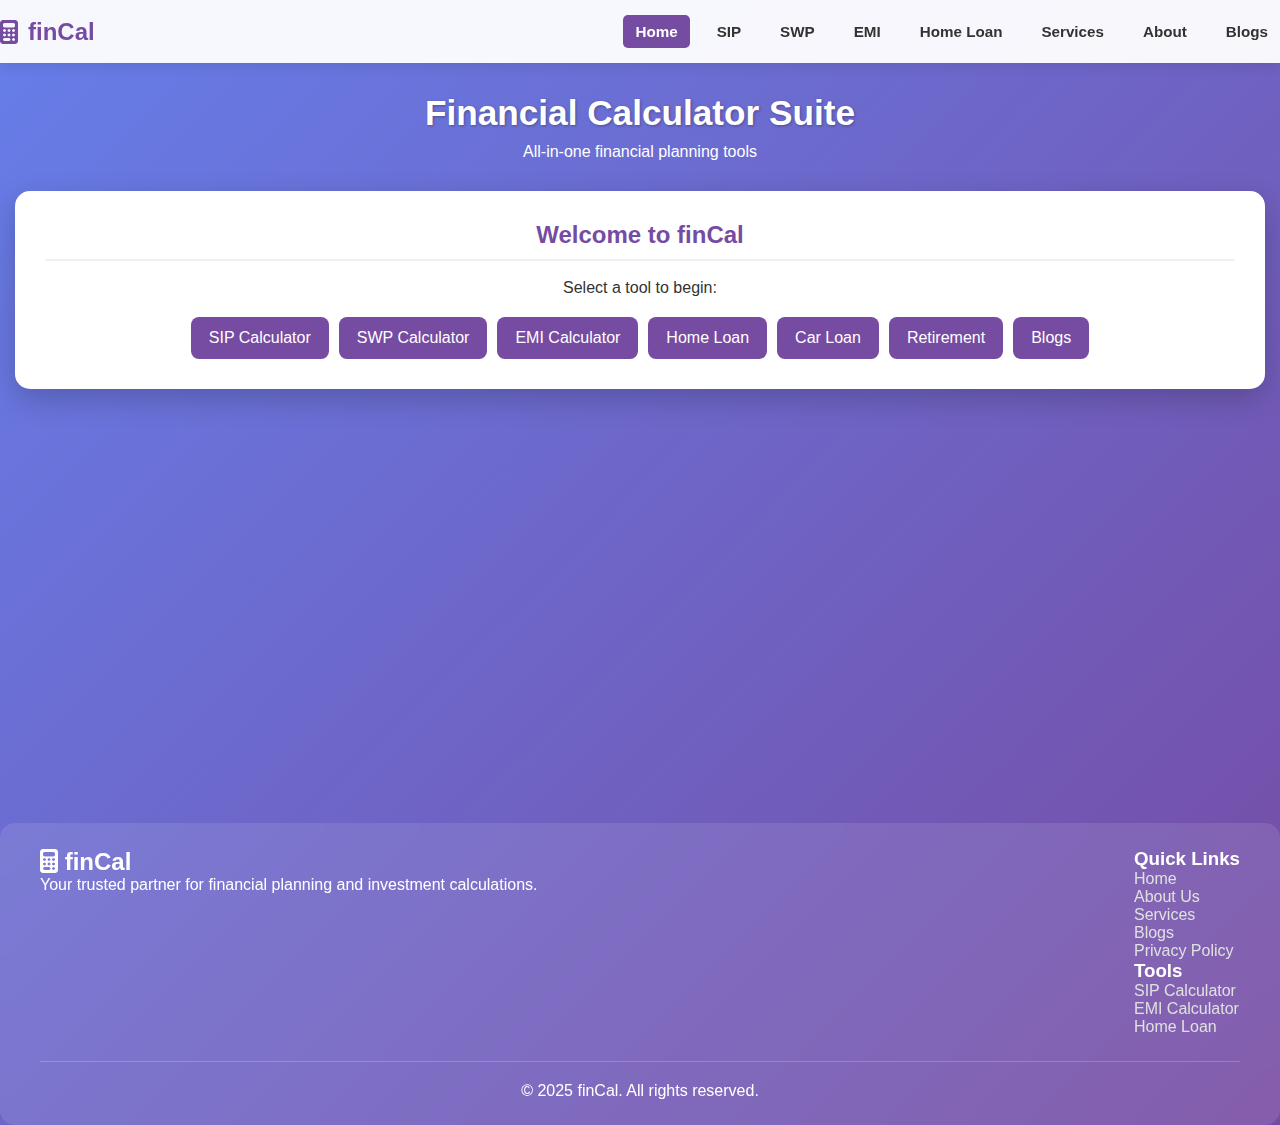
<file: index.html>
<!DOCTYPE html>
<html lang="en">
<head>
    <script async src="https://pagead2.googlesyndication.com/pagead/js/adsbygoogle.js?client=ca-pub-3758163214052452"
     crossorigin="anonymous"></script>
    <meta charset="UTF-8">
    <meta name="viewport" content="width=device-width, initial-scale=1.0">
    <title>finCal - Financial Calculators</title>
    <link rel="stylesheet" href="https://cdnjs.cloudflare.com/ajax/libs/font-awesome/6.4.0/css/all.min.css">
    <link rel="stylesheet" href="style.css">
    <script async src="https://pagead2.googlesyndication.com/pagead/js/adsbygoogle.js?client=ca-pub-3758163214052452"
     crossorigin="anonymous"></script>
    </head>
<body>
    <header>
        <div class="container header-container">
            <a href="index.html" class="logo"><i class="fas fa-calculator"></i> finCal</a>
            <button class="nav-toggle" id="navToggle"><i class="fas fa-bars"></i></button>
            <nav class="nav-menu" id="navMenu">
                <a href="index.html" class="nav-link active">Home</a>
                <a href="sip-calculator.html" class="nav-link">SIP</a>
                <a href="swp-calculator.html" class="nav-link">SWP</a>
                <a href="emi-calculator.html" class="nav-link">EMI</a>
                <a href="home-loan-calculator.html" class="nav-link">Home Loan</a>
                <a href="services.html" class="nav-link">Services</a>
                <a href="about.html" class="nav-link">About</a>
                <a href="blogs.html" class="nav-link">Blogs</a>
            </nav>
        </div>
    </header>


    <section class="page">
        <div class="container">
            <div class="page-header">
                <h1>Financial Calculator Suite</h1>
                <p>All-in-one financial planning tools</p>
            </div>
            <div class="calculator-container">
                <div class="content-page" style="text-align: center; width: 100%;">
                    <h2>Welcome to finCal</h2>
                    <p>Select a tool to begin:</p>
                    <div class="broker-buttons">
                        <a href="sip-calculator.html" class="broker-btn">SIP Calculator</a>
                        <a href="swp-calculator.html" class="broker-btn">SWP Calculator</a>
                        <a href="emi-calculator.html" class="broker-btn">EMI Calculator</a>
                        <a href="home-loan-calculator.html" class="broker-btn">Home Loan</a>
                        <a href="car-loan-calculator.html" class="broker-btn">Car Loan</a>
                        <a href="retirement-planner.html" class="broker-btn">Retirement</a>
                        <a href="blogs.html" class="broker-btn">Blogs</a>
                    </div>
                </div>
            </div>
        </div>
    </section>
<script async src="https://pagead2.googlesyndication.com/pagead/js/adsbygoogle.js?client=ca-pub-3758163214052452"
     crossorigin="anonymous"></script>
<ins class="adsbygoogle"
     style="display:block"
     data-ad-format="autorelaxed"
     data-ad-client="ca-pub-3758163214052452"
     data-ad-slot="5766334166"></ins>
<script>
     (adsbygoogle = window.adsbygoogle || []).push({});
</script>
    <footer>
        <div class="container">
            <div class="footer-content">
                <div class="footer-logo">
                    <h2><i class="fas fa-calculator"></i> finCal</h2>
                    <p>Your trusted partner for financial planning and investment calculations.</p>
                </div>
                <div class="footer-links">
                    <div class="footer-column">
                        <h3>Quick Links</h3>
                        <ul>
                            <li><a href="index.html">Home</a></li>
                            <li><a href="about.html">About Us</a></li>
                            <li><a href="services.html">Services</a></li>
                            <li><a href="blogs.html">Blogs</a></li>
                            <li><a href="privacy.html">Privacy Policy</a></li>
                        </ul>
                    </div>
                    <div class="footer-column">
                        <h3>Tools</h3>
                        <ul>
                            <li><a href="sip-calculator.html">SIP Calculator</a></li>
                            <li><a href="emi-calculator.html">EMI Calculator</a></li>
                            <li><a href="home-loan-calculator.html">Home Loan</a></li>
                        </ul>
                    </div>
                </div>
            </div>
            <script async src="https://pagead2.googlesyndication.com/pagead/js/adsbygoogle.js?client=ca-pub-3758163214052452"
     crossorigin="anonymous"></script>
<!-- Add 1 -->
<ins class="adsbygoogle"
     style="display:block"
     data-ad-client="ca-pub-3758163214052452"
     data-ad-slot="1051804351"
     data-ad-format="auto"
     data-full-width-responsive="true"></ins>
<script>
     (adsbygoogle = window.adsbygoogle || []).push({});
</script>
            <p class="copyright">&copy; 2025 finCal. All rights reserved.</p>
        </div>
    </footer>
    <script src="script.js"></script>
</body>
</html>
</file>
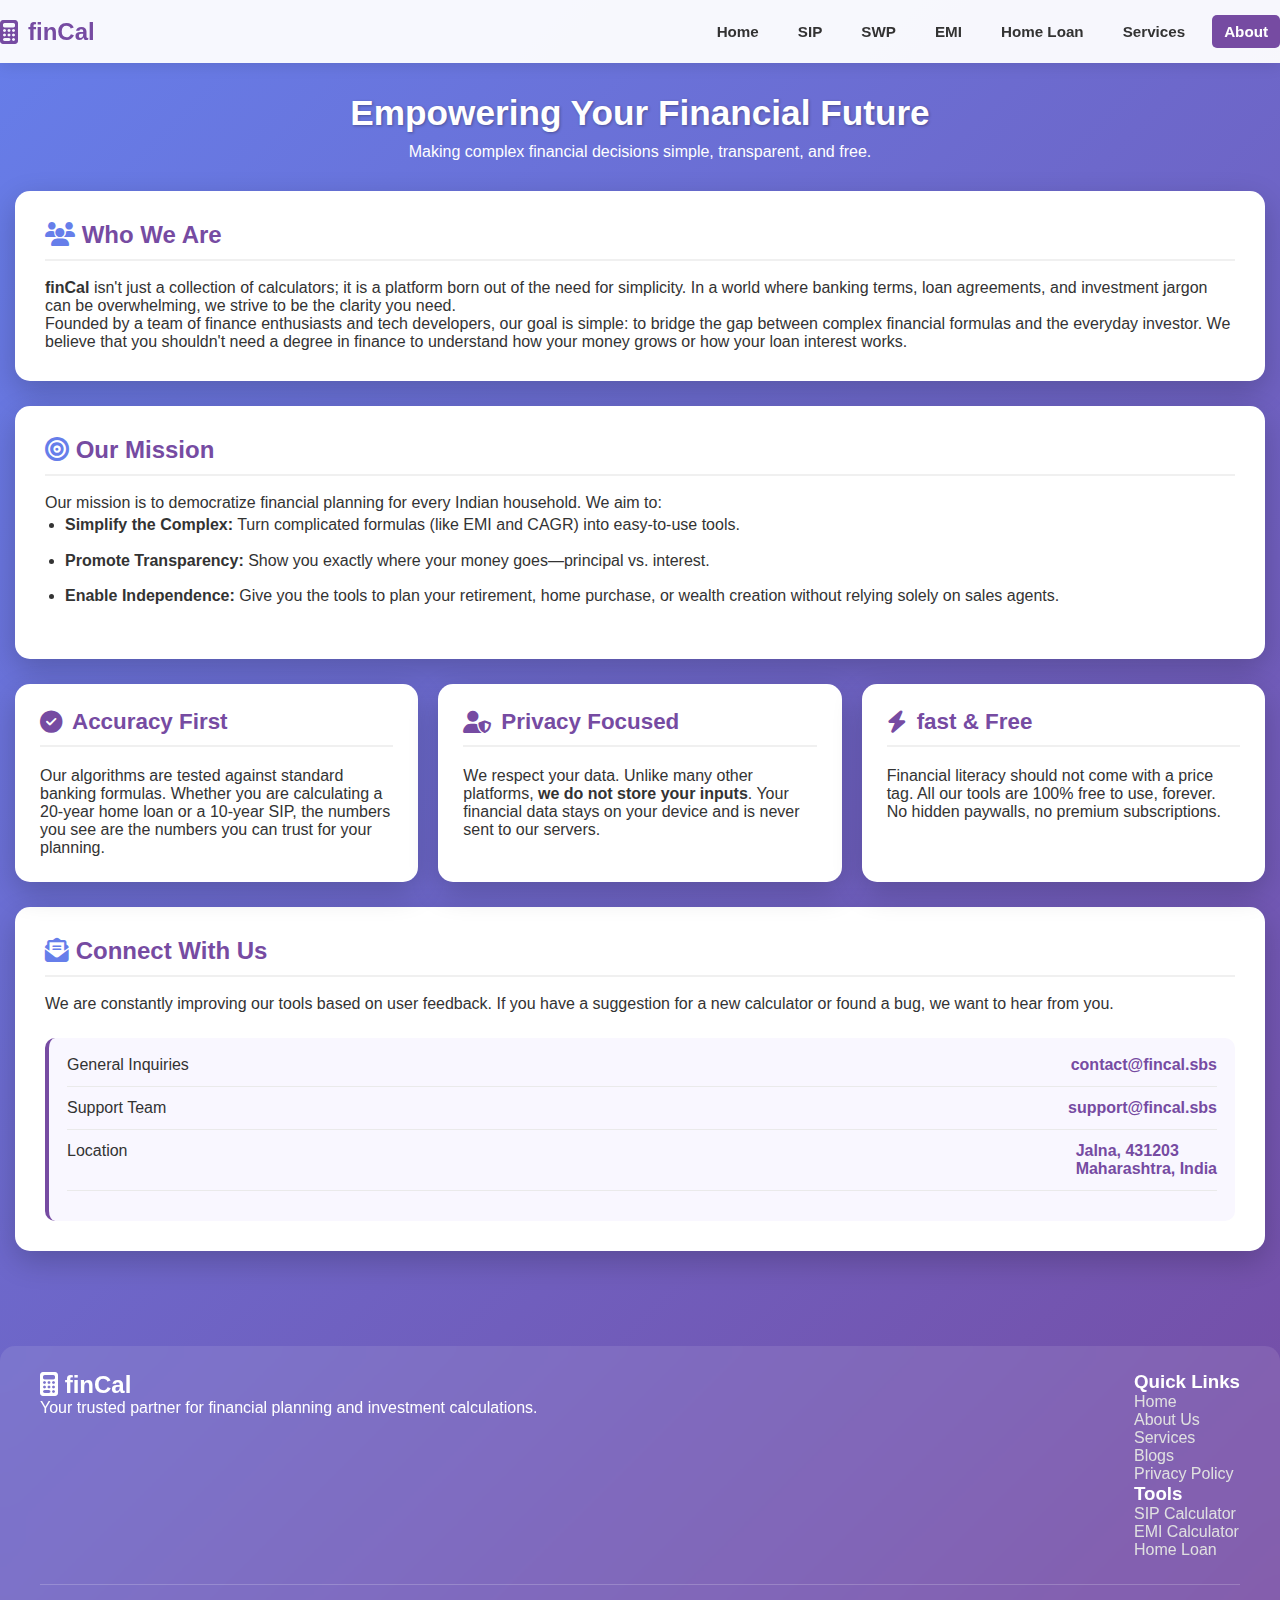
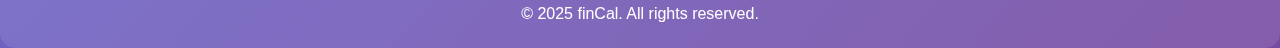
<file: about.html>
<!DOCTYPE html>
<html lang="en">
<head>
    <meta charset="UTF-8">
    <meta name="viewport" content="width=device-width, initial-scale=1.0">
    <title>About Us - finCal</title>
    <link rel="stylesheet" href="https://cdnjs.cloudflare.com/ajax/libs/font-awesome/6.4.0/css/all.min.css">
    <link rel="stylesheet" href="style.css">
</head>
<body>
    <header>
        <div class="container header-container">
            <a href="index.html" class="logo"><i class="fas fa-calculator"></i> finCal</a>
            <button class="nav-toggle" id="navToggle"><i class="fas fa-bars"></i></button>
            <nav class="nav-menu" id="navMenu">
                <a href="index.html" class="nav-link">Home</a>
                <a href="sip-calculator.html" class="nav-link">SIP</a>
                <a href="swp-calculator.html" class="nav-link">SWP</a>
                <a href="emi-calculator.html" class="nav-link">EMI</a>
                <a href="home-loan-calculator.html" class="nav-link">Home Loan</a>
                <a href="services.html" class="nav-link">Services</a>
                <a href="about.html" class="nav-link active">About</a>
            </nav>
        </div>
    </header>

    <section class="page">
        <div class="container">
            <div class="page-header">
                <h1>Empowering Your Financial Future</h1>
                <p>Making complex financial decisions simple, transparent, and free.</p>
            </div>
            
            <div class="content-page">
                <h2><i class="fas fa-users" style="color: var(--secondary);"></i> Who We Are</h2>
                <p><strong>finCal</strong> isn't just a collection of calculators; it is a platform born out of the need for simplicity. In a world where banking terms, loan agreements, and investment jargon can be overwhelming, we strive to be the clarity you need.</p>
                <p>Founded by a team of finance enthusiasts and tech developers, our goal is simple: to bridge the gap between complex financial formulas and the everyday investor. We believe that you shouldn't need a degree in finance to understand how your money grows or how your loan interest works.</p>
            </div>

            <div class="content-page">
                <h2><i class="fas fa-bullseye" style="color: var(--secondary);"></i> Our Mission</h2>
                <p>Our mission is to democratize financial planning for every Indian household. We aim to:</p>
                <ul>
                    <li><strong>Simplify the Complex:</strong> Turn complicated formulas (like EMI and CAGR) into easy-to-use tools.</li>
                    <li><strong>Promote Transparency:</strong> Show you exactly where your money goes—principal vs. interest.</li>
                    <li><strong>Enable Independence:</strong> Give you the tools to plan your retirement, home purchase, or wealth creation without relying solely on sales agents.</li>
                </ul>
            </div>

            <div class="calculator-container">
                <div class="calculator">
                    <h2><i class="fas fa-check-circle"></i> Accuracy First</h2>
                    <p>Our algorithms are tested against standard banking formulas. Whether you are calculating a 20-year home loan or a 10-year SIP, the numbers you see are the numbers you can trust for your planning.</p>
                </div>
                <div class="calculator">
                    <h2><i class="fas fa-user-shield"></i> Privacy Focused</h2>
                    <p>We respect your data. Unlike many other platforms, <strong>we do not store your inputs</strong>. Your financial data stays on your device and is never sent to our servers.</p>
                </div>
                <div class="calculator">
                    <h2><i class="fas fa-bolt"></i> fast & Free</h2>
                    <p>Financial literacy should not come with a price tag. All our tools are 100% free to use, forever. No hidden paywalls, no premium subscriptions.</p>
                </div>
            </div>

            <div class="content-page" style="margin-top: 25px;">
                <h2><i class="fas fa-envelope-open-text" style="color: var(--secondary);"></i> Connect With Us</h2>
                <p>We are constantly improving our tools based on user feedback. If you have a suggestion for a new calculator or found a bug, we want to hear from you.</p>
                <div class="results">
                    <div class="result-item">
                        <span>General Inquiries</span>
                        <span class="result-value">contact@fincal.sbs</span>
                    </div>
                    <div class="result-item">
                        <span>Support Team</span>
                        <span class="result-value">support@fincal.sbs</span>
                    </div>
                    <div class="result-item">
                        <span>Location</span>
                        <span class="result-value">Jalna, 431203<br>Maharashtra, India</span>
                    </div>
                </div>
            </div>
        </div>
    </section>

    <footer>
        <div class="container">
            <div class="footer-content">
                <div class="footer-logo">
                    <h2><i class="fas fa-calculator"></i> finCal</h2>
                    <p>Your trusted partner for financial planning and investment calculations.</p>
                </div>
                <div class="footer-links">
                    <div class="footer-column">
                        <h3>Quick Links</h3>
                        <ul>
                            <li><a href="index.html">Home</a></li>
                            <li><a href="about.html">About Us</a></li>
                            <li><a href="services.html">Services</a></li>
                            <li><a href="blogs.html">Blogs</a></li>
                            <li><a href="privacy.html">Privacy Policy</a></li>
                        </ul>
                    </div>
                    <div class="footer-column">
                        <h3>Tools</h3>
                        <ul>
                            <li><a href="sip-calculator.html">SIP Calculator</a></li>
                            <li><a href="emi-calculator.html">EMI Calculator</a></li>
                            <li><a href="home-loan-calculator.html">Home Loan</a></li>
                        </ul>
                    </div>
                </div>
            </div>
            <p class="copyright">&copy; 2025 finCal. All rights reserved.</p>
        </div>
    </footer>
    <script src="script.js"></script>
</body>
</html>
</file>
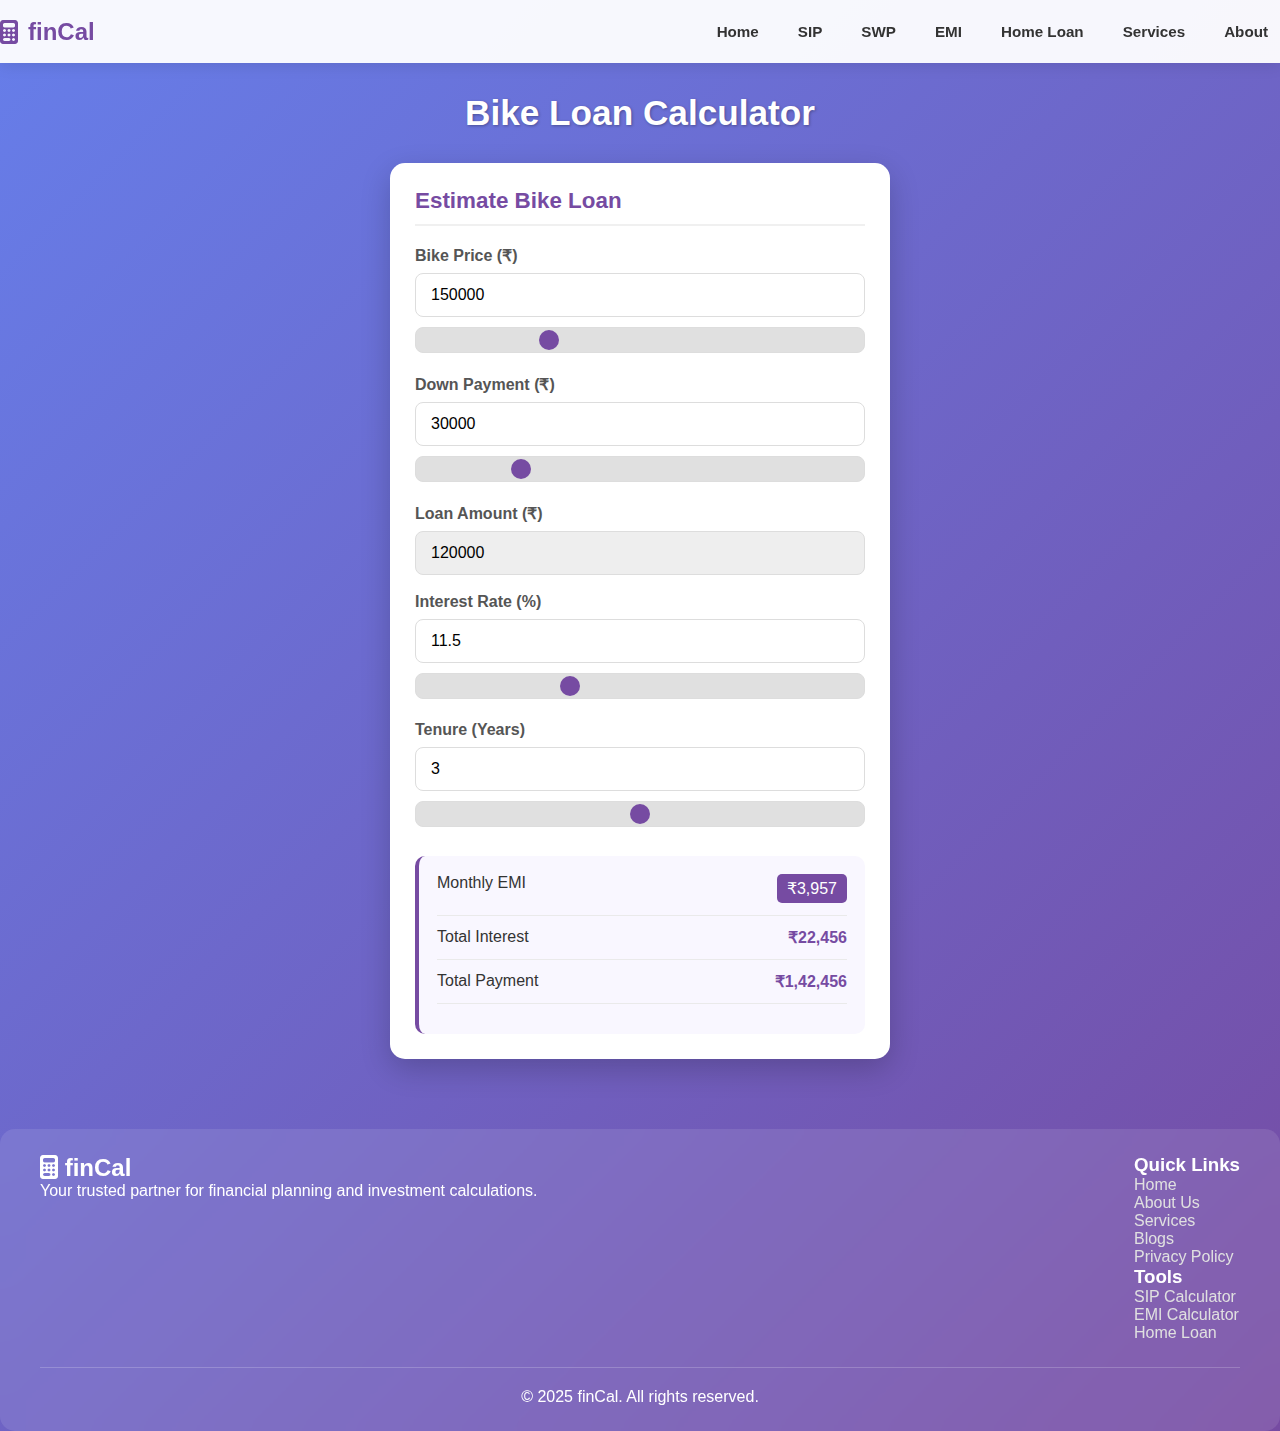
<file: bike-loan-calculator.html>
<!DOCTYPE html>
<html lang="en">
<head>
    <meta charset="UTF-8">
    <meta name="viewport" content="width=device-width, initial-scale=1.0">
    <title>Bike Loan Calculator</title>
    <link rel="stylesheet" href="https://cdnjs.cloudflare.com/ajax/libs/font-awesome/6.4.0/css/all.min.css">
    <link rel="stylesheet" href="style.css">
</head>
<body>
    <header>
        <div class="container header-container">
            <a href="index.html" class="logo"><i class="fas fa-calculator"></i> finCal</a>
            <button class="nav-toggle" id="navToggle"><i class="fas fa-bars"></i></button>
            <nav class="nav-menu" id="navMenu">
                <a href="index.html" class="nav-link">Home</a>
                <a href="sip-calculator.html" class="nav-link">SIP</a>
                <a href="swp-calculator.html" class="nav-link">SWP</a>
                <a href="emi-calculator.html" class="nav-link">EMI</a>
                <a href="home-loan-calculator.html" class="nav-link">Home Loan</a>
                <a href="services.html" class="nav-link">Services</a>
                <a href="about.html" class="nav-link">About</a>
            </nav>
        </div>
    </header>

    <section class="page">
        <div class="container">
            <div class="page-header"><h1>Bike Loan Calculator</h1></div>
            <div class="calculator-container">
                <div class="calculator">
                    <h2>Estimate Bike Loan</h2>
                    <div class="input-group">
                        <label>Bike Price (₹)</label>
                        <input type="number" id="bike-price" value="150000">
                        <div class="slider-container"><input type="range" id="bike-price-slider" class="slider" min="20000" max="500000" value="150000" step="5000"></div>
                    </div>
                    <div class="input-group">
                        <label>Down Payment (₹)</label>
                        <input type="number" id="bike-downpayment" value="30000">
                        <div class="slider-container"><input type="range" id="bike-downpayment-slider" class="slider" min="0" max="150000" value="30000" step="5000"></div>
                    </div>
                    <div class="input-group">
                        <label>Loan Amount (₹)</label>
                        <input type="number" id="bike-loan-amount" readonly style="background:#eee;">
                    </div>
                    <div class="input-group">
                        <label>Interest Rate (%)</label>
                        <input type="number" id="bike-interest-rate" value="11.5">
                        <div class="slider-container"><input type="range" id="bike-interest-rate-slider" class="slider" min="5" max="25" value="11.5" step="0.1"></div>
                    </div>
                    <div class="input-group">
                        <label>Tenure (Years)</label>
                        <input type="number" id="bike-loan-tenure" value="3">
                        <div class="slider-container"><input type="range" id="bike-loan-tenure-slider" class="slider" min="1" max="5" value="3"></div>
                    </div>
                    <div class="results">
                        <div class="result-item"><span>Monthly EMI</span><span id="bike-emi" class="highlight">₹0</span></div>
                        <div class="result-item"><span>Total Interest</span><span id="bike-total-interest" class="result-value">₹0</span></div>
                        <div class="result-item"><span>Total Payment</span><span id="bike-total-payment" class="result-value">₹0</span></div>
                    </div>
                </div>
            </div>
        </div>
    </section>
<footer>
        <div class="container">
            <div class="footer-content">
                <div class="footer-logo">
                    <h2><i class="fas fa-calculator"></i> finCal</h2>
                    <p>Your trusted partner for financial planning and investment calculations.</p>
                </div>
                <div class="footer-links">
                    <div class="footer-column">
                        <h3>Quick Links</h3>
                        <ul>
                            <li><a href="index.html">Home</a></li>
                            <li><a href="about.html">About Us</a></li>
                            <li><a href="services.html">Services</a></li>
                            <li><a href="blogs.html">Blogs</a></li>
                            <li><a href="privacy.html">Privacy Policy</a></li>
                        </ul>
                    </div>
                    <div class="footer-column">
                        <h3>Tools</h3>
                        <ul>
                            <li><a href="sip-calculator.html">SIP Calculator</a></li>
                            <li><a href="emi-calculator.html">EMI Calculator</a></li>
                            <li><a href="home-loan-calculator.html">Home Loan</a></li>
                        </ul>
                    </div>
                </div>
            </div>
            <p class="copyright">&copy; 2025 finCal. All rights reserved.</p>
        </div>
    </footer>
    
    <script src="script.js"></script>
</body>
</html>
</file>
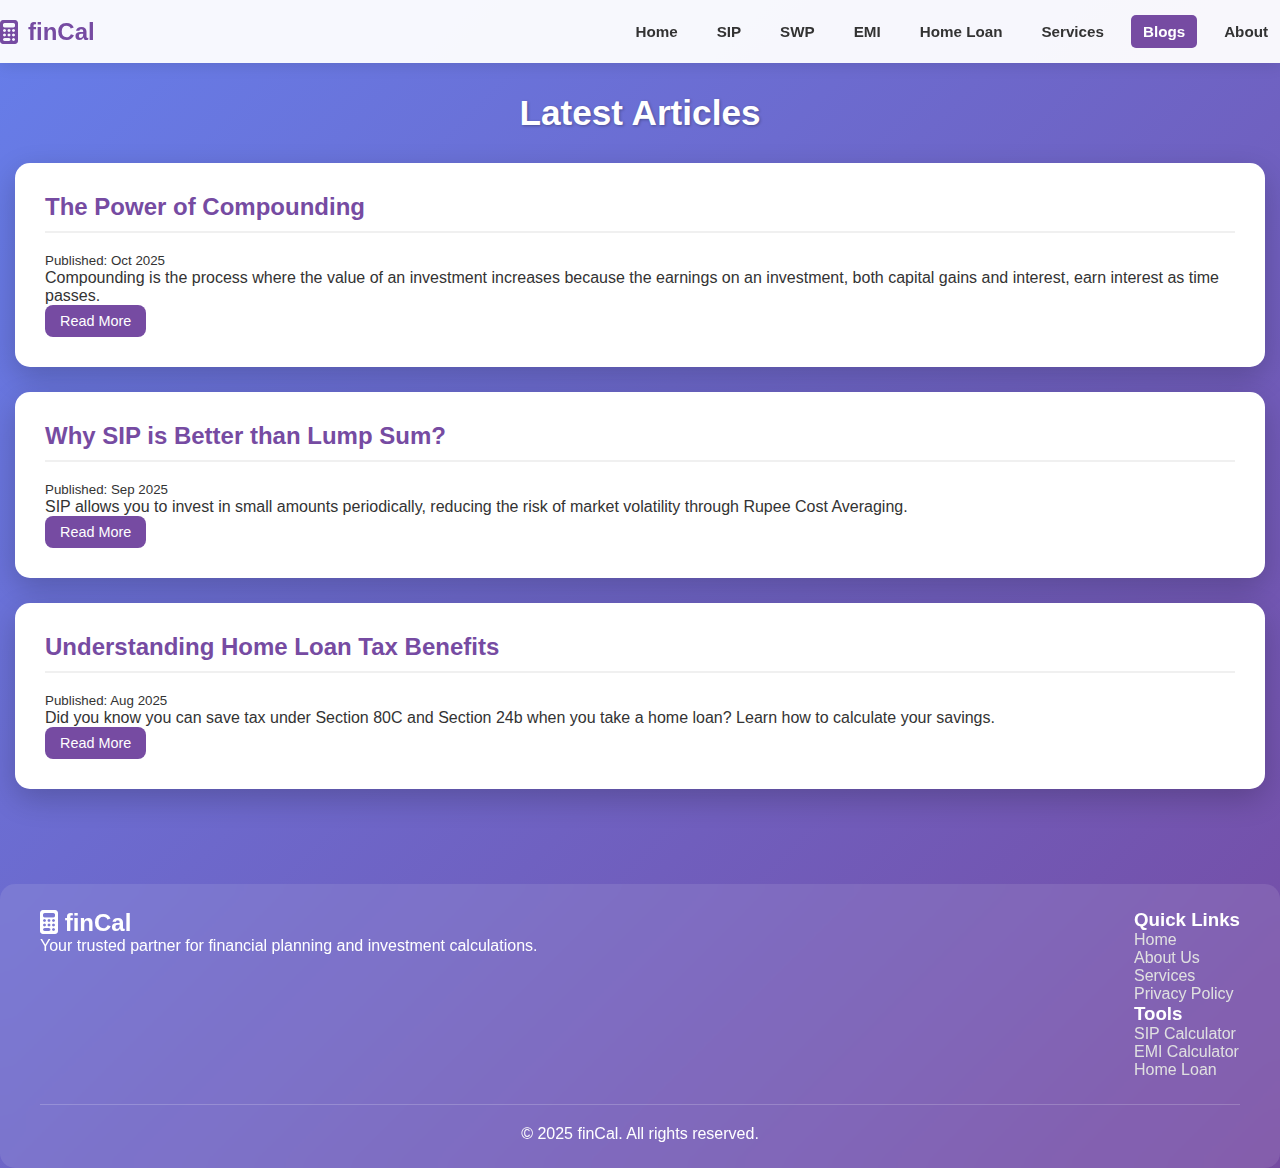
<file: blogs.html>
<!DOCTYPE html>
<html lang="en">
<head>
    <meta charset="UTF-8">
    <meta name="viewport" content="width=device-width, initial-scale=1.0">
    <title>Blogs - finCal</title>
    <link rel="stylesheet" href="https://cdnjs.cloudflare.com/ajax/libs/font-awesome/6.4.0/css/all.min.css">
    <link rel="stylesheet" href="style.css">
</head>
<body>
    <header>
        <div class="container header-container">
            <a href="index.html" class="logo"><i class="fas fa-calculator"></i> finCal</a>
            <button class="nav-toggle" id="navToggle"><i class="fas fa-bars"></i></button>
            <nav class="nav-menu" id="navMenu">
                <a href="index.html" class="nav-link">Home</a>
                <a href="sip-calculator.html" class="nav-link">SIP</a>
                <a href="swp-calculator.html" class="nav-link">SWP</a>
                <a href="emi-calculator.html" class="nav-link">EMI</a>
                <a href="home-loan-calculator.html" class="nav-link">Home Loan</a>
                <a href="services.html" class="nav-link">Services</a>
                <a href="blogs.html" class="nav-link active">Blogs</a>
                <a href="about.html" class="nav-link">About</a>
            </nav>
        </div>
    </header>

    <section class="page">
        <div class="container">
            <div class="page-header"><h1>Latest Articles</h1></div>
            
            <div class="content-page">
                <h2>The Power of Compounding</h2>
                <p><small>Published: Oct 2025</small></p>
                <p>Compounding is the process where the value of an investment increases because the earnings on an investment, both capital gains and interest, earn interest as time passes.</p>
                <a href="#" class="broker-btn" style="padding: 8px 15px; font-size: 0.9rem;">Read More</a>
            </div>

            <div class="content-page">
                <h2>Why SIP is Better than Lump Sum?</h2>
                <p><small>Published: Sep 2025</small></p>
                <p>SIP allows you to invest in small amounts periodically, reducing the risk of market volatility through Rupee Cost Averaging.</p>
                <a href="#" class="broker-btn" style="padding: 8px 15px; font-size: 0.9rem;">Read More</a>
            </div>

            <div class="content-page">
                <h2>Understanding Home Loan Tax Benefits</h2>
                <p><small>Published: Aug 2025</small></p>
                <p>Did you know you can save tax under Section 80C and Section 24b when you take a home loan? Learn how to calculate your savings.</p>
                <a href="#" class="broker-btn" style="padding: 8px 15px; font-size: 0.9rem;">Read More</a>
            </div>
        </div>
    </section>

    <footer>
        <div class="container">
            <div class="footer-content">
                <div class="footer-logo">
                    <h2><i class="fas fa-calculator"></i> finCal</h2>
                    <p>Your trusted partner for financial planning and investment calculations.</p>
                </div>
                <div class="footer-links">
                    <div class="footer-column">
                        <h3>Quick Links</h3>
                        <ul>
                            <li><a href="index.html">Home</a></li>
                            <li><a href="about.html">About Us</a></li>
                            <li><a href="services.html">Services</a></li>
                            
                            <li><a href="privacy.html">Privacy Policy</a></li>
                           
                        </ul>
                    </div>
                    <div class="footer-column">
                        <h3>Tools</h3>
                        <ul>
                            <li><a href="sip-calculator.html">SIP Calculator</a></li>
                            <li><a href="emi-calculator.html">EMI Calculator</a></li>
                            <li><a href="home-loan-calculator.html">Home Loan</a></li>
                        </ul>
                    </div>
                </div>
            </div>
            <p class="copyright">&copy; 2025 finCal. All rights reserved.</p>
        </div>
    </footer>
    <script src="script.js"></script>
</body>
</html>
</file>
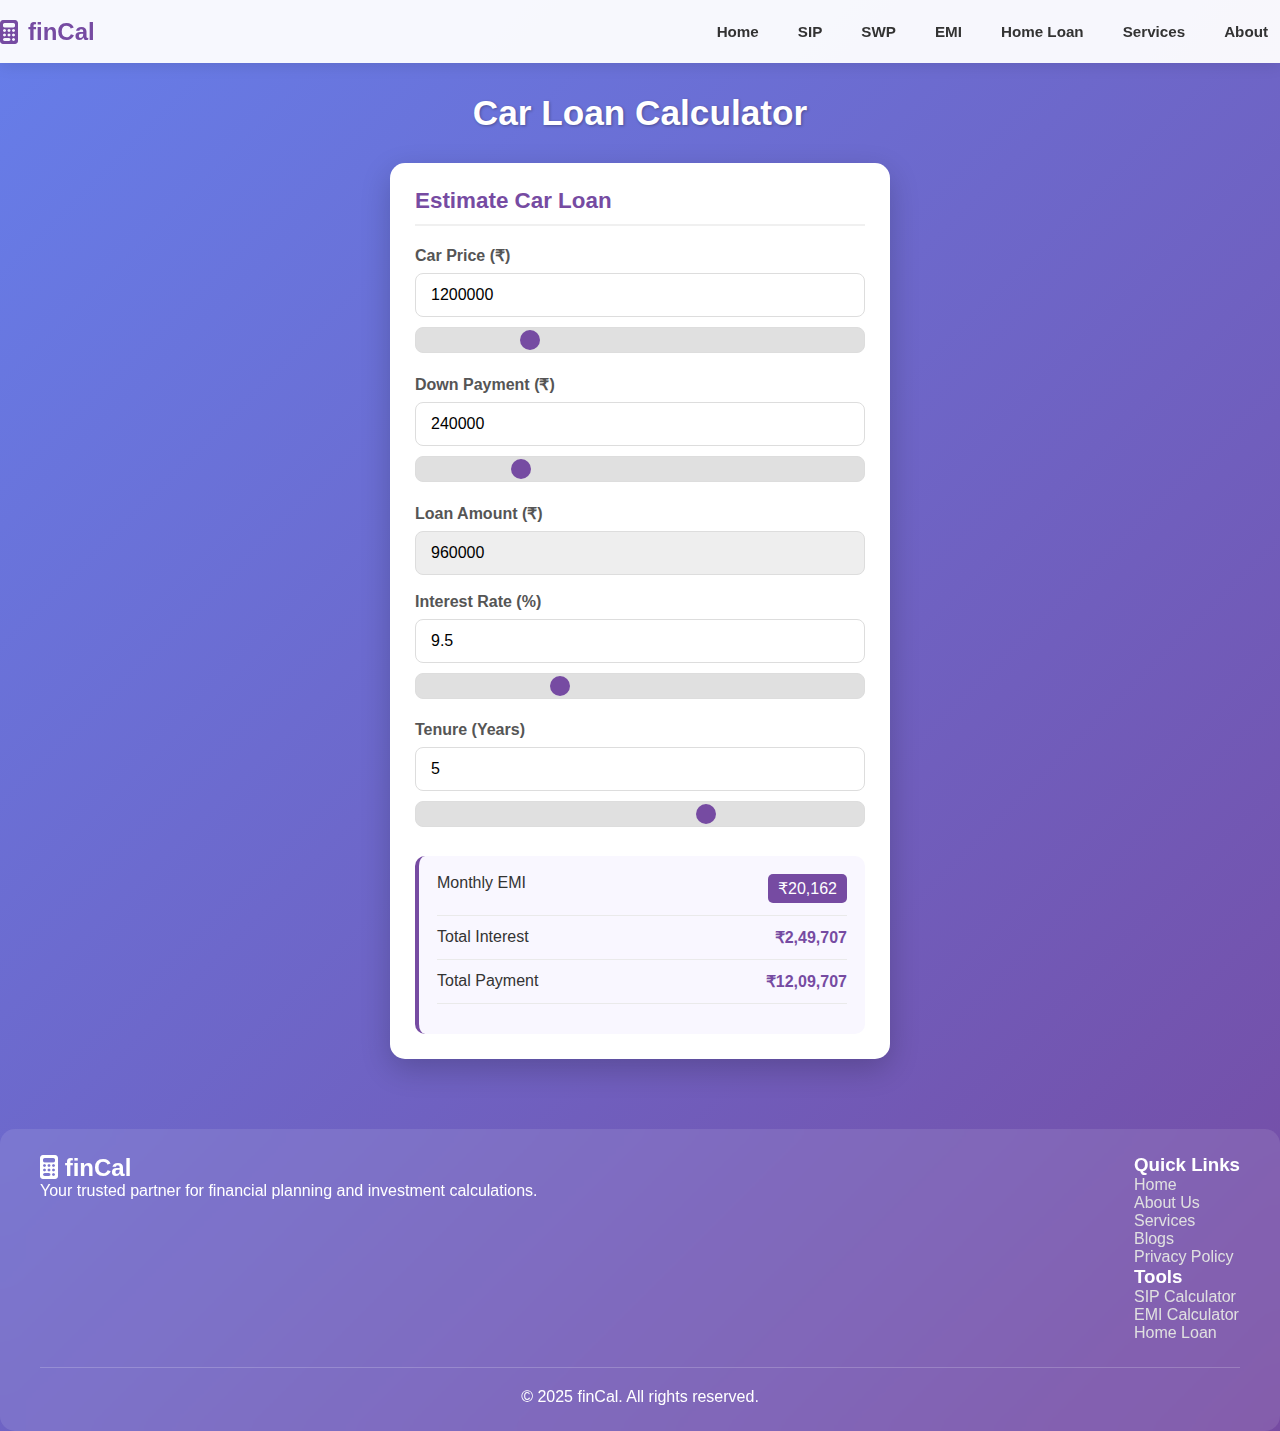
<file: car-loan-calculator.html>
<!DOCTYPE html>
<html lang="en">
<head>
    <meta charset="UTF-8">
    <meta name="viewport" content="width=device-width, initial-scale=1.0">
    <title>Car Loan Calculator</title>
    <link rel="stylesheet" href="https://cdnjs.cloudflare.com/ajax/libs/font-awesome/6.4.0/css/all.min.css">
    <link rel="stylesheet" href="style.css">
</head>
<body>
    <header>
        <div class="container header-container">
            <a href="index.html" class="logo"><i class="fas fa-calculator"></i> finCal</a>
            <button class="nav-toggle" id="navToggle"><i class="fas fa-bars"></i></button>
            <nav class="nav-menu" id="navMenu">
                <a href="index.html" class="nav-link">Home</a>
                <a href="sip-calculator.html" class="nav-link">SIP</a>
                <a href="swp-calculator.html" class="nav-link">SWP</a>
                <a href="emi-calculator.html" class="nav-link">EMI</a>
                <a href="home-loan-calculator.html" class="nav-link">Home Loan</a>
                <a href="services.html" class="nav-link">Services</a>
                <a href="about.html" class="nav-link">About</a>
            </nav>
        </div>
    </header>

    <section class="page">
        <div class="container">
            <div class="page-header"><h1>Car Loan Calculator</h1></div>
            <div class="calculator-container">
                <div class="calculator">
                    <h2>Estimate Car Loan</h2>
                    <div class="input-group">
                        <label>Car Price (₹)</label>
                        <input type="number" id="car-price" value="1200000">
                        <div class="slider-container"><input type="range" id="car-price-slider" class="slider" min="100000" max="5000000" value="1200000" step="50000"></div>
                    </div>
                    <div class="input-group">
                        <label>Down Payment (₹)</label>
                        <input type="number" id="car-downpayment" value="240000">
                        <div class="slider-container"><input type="range" id="car-downpayment-slider" class="slider" min="0" max="1200000" value="240000" step="10000"></div>
                    </div>
                    <div class="input-group">
                        <label>Loan Amount (₹)</label>
                        <input type="number" id="car-loan-amount" readonly style="background:#eee;">
                    </div>
                    <div class="input-group">
                        <label>Interest Rate (%)</label>
                        <input type="number" id="car-interest-rate" value="9.5">
                        <div class="slider-container"><input type="range" id="car-interest-rate-slider" class="slider" min="5" max="20" value="9.5" step="0.1"></div>
                    </div>
                    <div class="input-group">
                        <label>Tenure (Years)</label>
                        <input type="number" id="car-loan-tenure" value="5">
                        <div class="slider-container"><input type="range" id="car-loan-tenure-slider" class="slider" min="1" max="7" value="5"></div>
                    </div>
                    <div class="results">
                        <div class="result-item"><span>Monthly EMI</span><span id="car-emi" class="highlight">₹0</span></div>
                        <div class="result-item"><span>Total Interest</span><span id="car-total-interest" class="result-value">₹0</span></div>
                        <div class="result-item"><span>Total Payment</span><span id="car-total-payment" class="result-value">₹0</span></div>
                    </div>
                </div>
            </div>
        </div>
    </section>

    <footer>
        <div class="container">
            <div class="footer-content">
                <div class="footer-logo">
                    <h2><i class="fas fa-calculator"></i> finCal</h2>
                    <p>Your trusted partner for financial planning and investment calculations.</p>
                </div>
                <div class="footer-links">
                    <div class="footer-column">
                        <h3>Quick Links</h3>
                        <ul>
                            <li><a href="index.html">Home</a></li>
                            <li><a href="about.html">About Us</a></li>
                            <li><a href="services.html">Services</a></li>
                            <li><a href="blogs.html">Blogs</a></li>
                            <li><a href="privacy.html">Privacy Policy</a></li>
                        </ul>
                    </div>
                    <div class="footer-column">
                        <h3>Tools</h3>
                        <ul>
                            <li><a href="sip-calculator.html">SIP Calculator</a></li>
                            <li><a href="emi-calculator.html">EMI Calculator</a></li>
                            <li><a href="home-loan-calculator.html">Home Loan</a></li>
                        </ul>
                    </div>
                </div>
            </div>
            <p class="copyright">&copy; 2025 finCal. All rights reserved.</p>
        </div>
    </footer>
    <script src="script.js"></script>
</body>
</html>
</file>
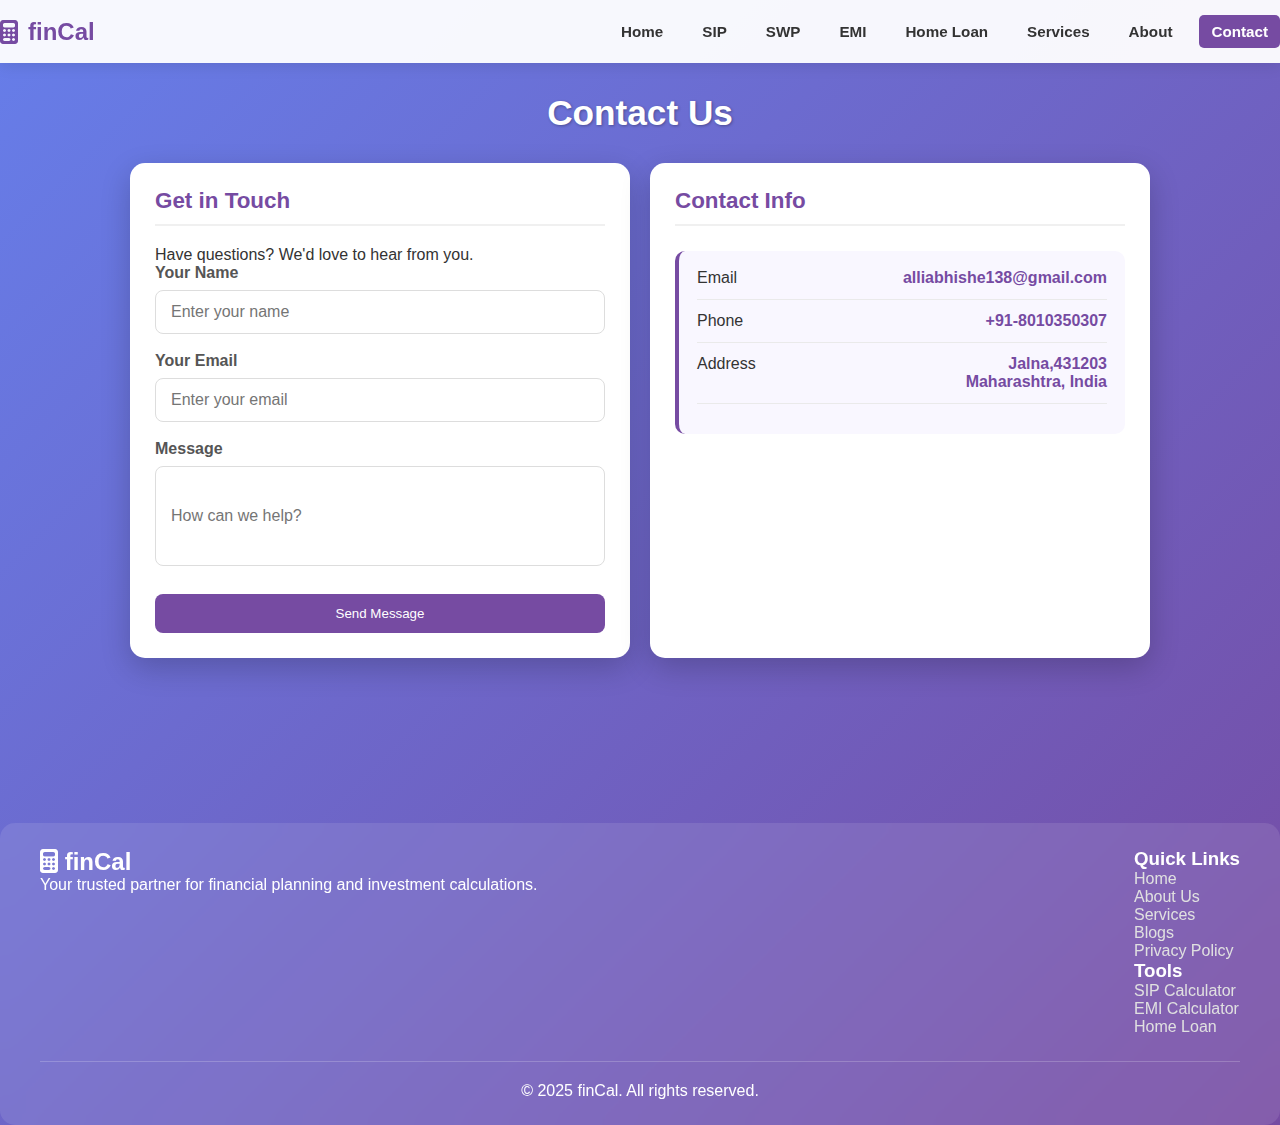
<file: contact.html>
<!DOCTYPE html>
<html lang="en">
<head>
    <meta charset="UTF-8">
    <meta name="viewport" content="width=device-width, initial-scale=1.0">
    <title>Contact Us</title>
    <link rel="stylesheet" href="https://cdnjs.cloudflare.com/ajax/libs/font-awesome/6.4.0/css/all.min.css">
    <link rel="stylesheet" href="style.css">
</head>
<body>
    <header>
        <div class="container header-container">
            <a href="index.html" class="logo"><i class="fas fa-calculator"></i> finCal</a>
            <button class="nav-toggle" id="navToggle"><i class="fas fa-bars"></i></button>
            <nav class="nav-menu" id="navMenu">
                <a href="index.html" class="nav-link">Home</a>
                <a href="sip-calculator.html" class="nav-link">SIP</a>
                <a href="swp-calculator.html" class="nav-link">SWP</a>
                <a href="emi-calculator.html" class="nav-link">EMI</a>
                <a href="home-loan-calculator.html" class="nav-link">Home Loan</a>
                <a href="services.html" class="nav-link">Services</a>
                <a href="about.html" class="nav-link">About</a>
                <a href="contact.html" class="nav-link active">Contact</a>
            </nav>
        </div>
    </header>

    <section class="page">
        <div class="container">
            <div class="page-header"><h1>Contact Us</h1></div>
            <div class="calculator-container">
                <div class="calculator">
                    <h2>Get in Touch</h2>
                    <p>Have questions? We'd love to hear from you.</p>
                    
                    <div class="input-group">
                        <label>Your Name</label>
                        <input type="text" placeholder="Enter your name">
                    </div>
                    <div class="input-group">
                        <label>Your Email</label>
                        <input type="email" placeholder="Enter your email">
                    </div>
                    <div class="input-group">
                        <label>Message</label>
                        <input type="text" placeholder="How can we help?" style="height: 100px;">
                    </div>
                    <button class="broker-btn" style="width: 100%; justify-content: center; margin-top: 10px;">Send Message</button>
                </div>

                <div class="calculator">
                    <h2>Contact Info</h2>
                    <div class="results">
                        <div class="result-item">
                            <span>Email</span>
                            <span class="result-value">alliabhishe138@gmail.com</span>
                        </div>
                        <div class="result-item">
                            <span>Phone</span>
                            <span class="result-value">+91-8010350307  </span>
                        </div>
                        <div class="result-item">
                            <span>Address</span>
                            <span class="result-value" style="text-align: right;">Jalna,431203<br>Maharashtra, India</span>
                        </div>
                    </div>
                </div>
            </div>
        </div>
    </section>

    <footer>
        <div class="container">
            <div class="footer-content">
                <div class="footer-logo">
                    <h2><i class="fas fa-calculator"></i> finCal</h2>
                    <p>Your trusted partner for financial planning and investment calculations.</p>
                </div>
                <div class="footer-links">
                    <div class="footer-column">
                        <h3>Quick Links</h3>
                        <ul>
                            <li><a href="index.html">Home</a></li>
                            <li><a href="about.html">About Us</a></li>
                            <li><a href="services.html">Services</a></li>
                            <li><a href="blogs.html">Blogs</a></li>
                            <li><a href="privacy.html">Privacy Policy</a></li>
                        </ul>
                    </div>
                    <div class="footer-column">
                        <h3>Tools</h3>
                        <ul>
                            <li><a href="sip-calculator.html">SIP Calculator</a></li>
                            <li><a href="emi-calculator.html">EMI Calculator</a></li>
                            <li><a href="home-loan-calculator.html">Home Loan</a></li>
                        </ul>
                    </div>
                </div>
            </div>
            <p class="copyright">&copy; 2025 finCal. All rights reserved.</p>
        </div>
    </footer>
    <script src="script.js"></script>
</body>
</html>
</file>
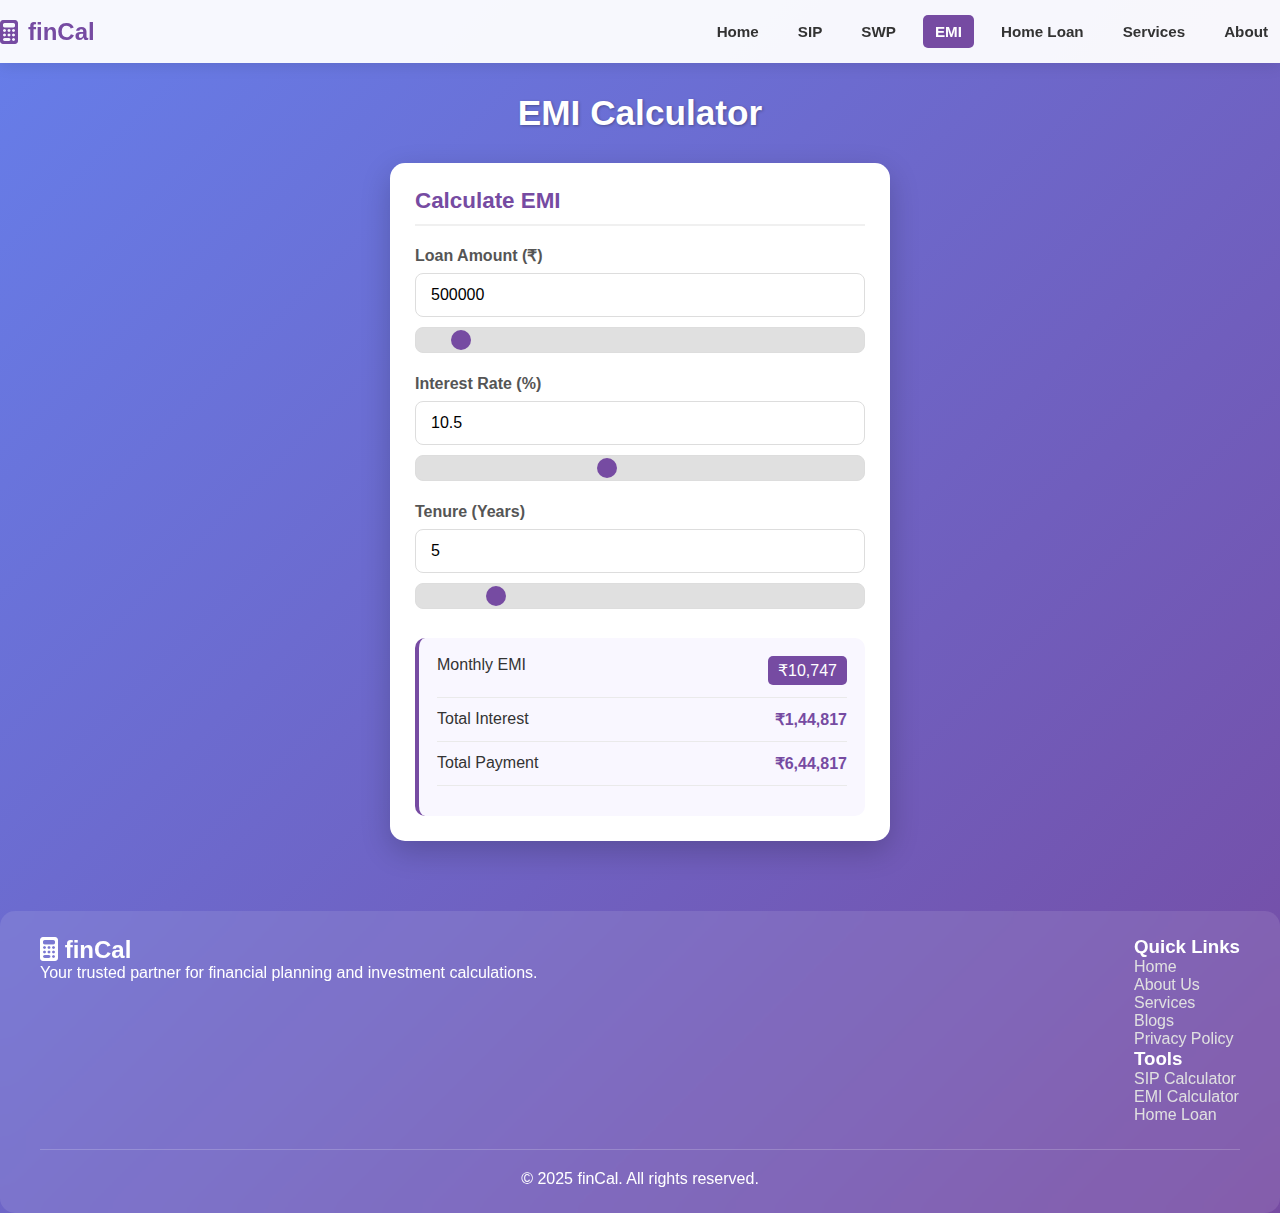
<file: emi-calculator.html>
<!DOCTYPE html>
<html lang="en">
<head>
    <script async src="https://pagead2.googlesyndication.com/pagead/js/adsbygoogle.js?client=ca-pub-3758163214052452"
     crossorigin="anonymous"></script>
    <meta charset="UTF-8">
    <meta name="viewport" content="width=device-width, initial-scale=1.0">
    <title>EMI Calculator</title>
    <link rel="stylesheet" href="https://cdnjs.cloudflare.com/ajax/libs/font-awesome/6.4.0/css/all.min.css">
    <link rel="stylesheet" href="style.css">
</head>
<body>
    <header>
        <div class="container header-container">
            <a href="index.html" class="logo"><i class="fas fa-calculator"></i> finCal</a>
            <button class="nav-toggle" id="navToggle"><i class="fas fa-bars"></i></button>
            <nav class="nav-menu" id="navMenu">
                <a href="index.html" class="nav-link">Home</a>
                <a href="sip-calculator.html" class="nav-link">SIP</a>
                <a href="swp-calculator.html" class="nav-link">SWP</a>
                <a href="emi-calculator.html" class="nav-link active">EMI</a>
                <a href="home-loan-calculator.html" class="nav-link">Home Loan</a>
                <a href="services.html" class="nav-link">Services</a>
                <a href="about.html" class="nav-link">About</a>
            </nav>
        </div>
    </header>

    <section class="page">
        <div class="container">
            <div class="page-header"><h1>EMI Calculator</h1></div>
            <div class="calculator-container">
                <div class="calculator">
                    <h2>Calculate EMI</h2>
                    <div class="input-group">
                        <label>Loan Amount (₹)</label>
                        <input type="number" id="emi-page-loan-amount" value="500000">
                        <div class="slider-container"><input type="range" id="emi-page-loan-amount-slider" class="slider" min="10000" max="10000000" value="500000"></div>
                    </div>
                    <div class="input-group">
                        <label>Interest Rate (%)</label>
                        <input type="number" id="emi-page-interest-rate" value="10.5">
                        <div class="slider-container"><input type="range" id="emi-page-interest-rate-slider" class="slider" min="1" max="25" value="10.5"></div>
                    </div>
                    <div class="input-group">
                        <label>Tenure (Years)</label>
                        <input type="number" id="emi-page-loan-tenure" value="5">
                        <div class="slider-container"><input type="range" id="emi-page-loan-tenure-slider" class="slider" min="1" max="30" value="5"></div>
                    </div>
                    <div class="results">
                        <div class="result-item"><span>Monthly EMI</span><span id="emi-page-emi" class="highlight">₹0</span></div>
                        <div class="result-item"><span>Total Interest</span><span id="emi-page-total-interest" class="result-value">₹0</span></div>
                        <div class="result-item"><span>Total Payment</span><span id="emi-page-total-payment" class="result-value">₹0</span></div>
                    </div>
                </div>
            </div>
        </div>
    </section>
    <footer>
        <div class="container">
            <div class="footer-content">
                <div class="footer-logo">
                    <h2><i class="fas fa-calculator"></i> finCal</h2>
                    <p>Your trusted partner for financial planning and investment calculations.</p>
                </div>
                <div class="footer-links">
                    <div class="footer-column">
                        <h3>Quick Links</h3>
                        <ul>
                            <li><a href="index.html">Home</a></li>
                            <li><a href="about.html">About Us</a></li>
                            <li><a href="services.html">Services</a></li>
                            <li><a href="blogs.html">Blogs</a></li>
                            <li><a href="privacy.html">Privacy Policy</a></li>
                        </ul>
                    </div>
                    <div class="footer-column">
                        <h3>Tools</h3>
                        <ul>
                            <li><a href="sip-calculator.html">SIP Calculator</a></li>
                            <li><a href="emi-calculator.html">EMI Calculator</a></li>
                            <li><a href="home-loan-calculator.html">Home Loan</a></li>
                        </ul>
                    </div>
                </div>
            </div>
            <p class="copyright">&copy; 2025 finCal. All rights reserved.</p>
        </div>
    </footer>
    <script src="script.js"></script>
</body>
</html>
</file>
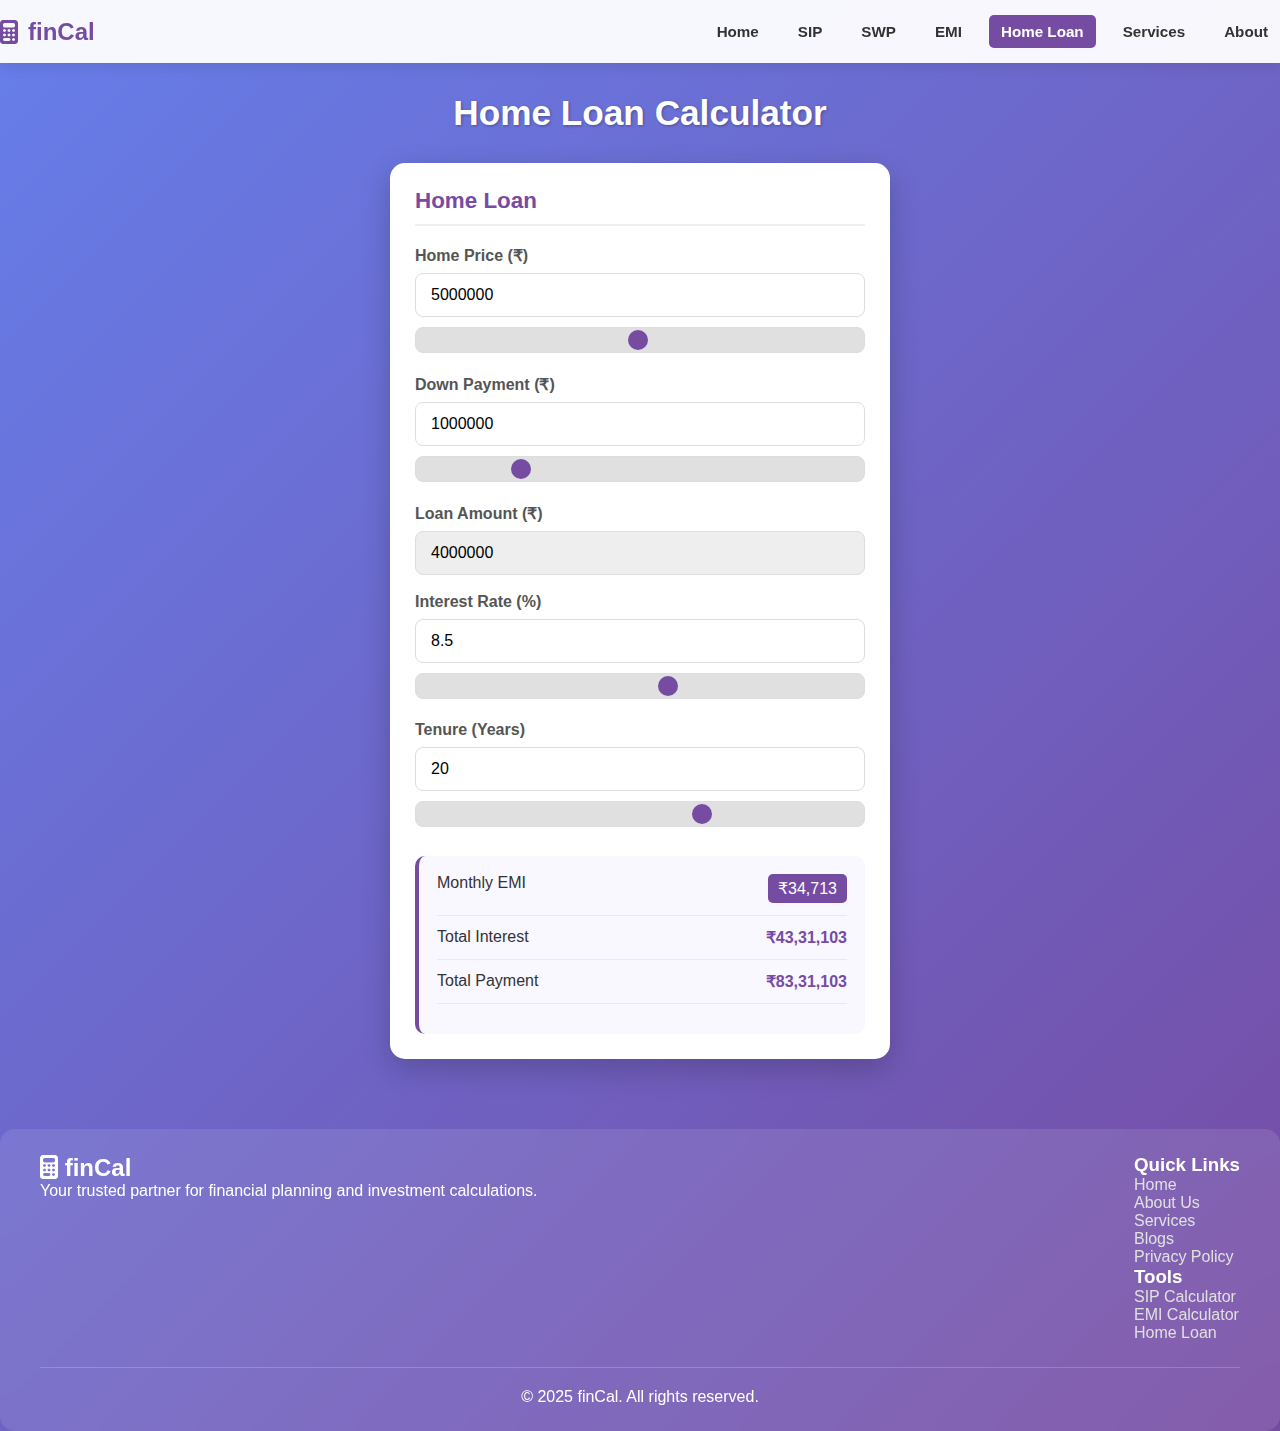
<file: home-loan-calculator.html>
<!DOCTYPE html>
<html lang="en">
<head>
    <script async src="https://pagead2.googlesyndication.com/pagead/js/adsbygoogle.js?client=ca-pub-3758163214052452"
     crossorigin="anonymous"></script>
    <meta charset="UTF-8">
    <meta name="viewport" content="width=device-width, initial-scale=1.0">
    <title>Home Loan Calculator</title>
    <link rel="stylesheet" href="https://cdnjs.cloudflare.com/ajax/libs/font-awesome/6.4.0/css/all.min.css">
    <link rel="stylesheet" href="style.css">
</head>
<body>
    <header>
        <div class="container header-container">
            <a href="index.html" class="logo"><i class="fas fa-calculator"></i> finCal</a>
            <button class="nav-toggle" id="navToggle"><i class="fas fa-bars"></i></button>
            <nav class="nav-menu" id="navMenu">
                <a href="index.html" class="nav-link">Home</a>
                <a href="sip-calculator.html" class="nav-link">SIP</a>
                <a href="swp-calculator.html" class="nav-link">SWP</a>
                <a href="emi-calculator.html" class="nav-link">EMI</a>
                <a href="home-loan-calculator.html" class="nav-link active">Home Loan</a>
                <a href="services.html" class="nav-link">Services</a>
                <a href="about.html" class="nav-link">About</a>
            </nav>
        </div>
    </header>

    <section class="page">
        <div class="container">
            <div class="page-header"><h1>Home Loan Calculator</h1></div>
            <div class="calculator-container">
                <div class="calculator">
                    <h2>Home Loan</h2>
                    <div class="input-group">
                        <label>Home Price (₹)</label>
                        <input type="number" id="home-price" value="5000000">
                        <div class="slider-container"><input type="range" id="home-price-slider" class="slider" min="100000" max="10000000" value="5000000"></div>
                    </div>
                    <div class="input-group">
                        <label>Down Payment (₹)</label>
                        <input type="number" id="home-downpayment" value="1000000">
                        <div class="slider-container"><input type="range" id="home-downpayment-slider" class="slider" min="0" max="5000000" value="1000000"></div>
                    </div>
                    <div class="input-group">
                        <label>Loan Amount (₹)</label>
                        <input type="number" id="home-loan-amount" readonly style="background-color: #eee;">
                    </div>
                    <div class="input-group">
                        <label>Interest Rate (%)</label>
                        <input type="number" id="home-interest-rate" value="8.5">
                        <div class="slider-container"><input type="range" id="home-interest-rate-slider" class="slider" min="1" max="15" value="8.5"></div>
                    </div>
                    <div class="input-group">
                        <label>Tenure (Years)</label>
                        <input type="number" id="home-loan-tenure" value="20">
                        <div class="slider-container"><input type="range" id="home-loan-tenure-slider" class="slider" min="1" max="30" value="20"></div>
                    </div>
                    <div class="results">
                        <div class="result-item"><span>Monthly EMI</span><span id="home-emi" class="highlight">₹0</span></div>
                        <div class="result-item"><span>Total Interest</span><span id="home-total-interest" class="result-value">₹0</span></div>
                        <div class="result-item"><span>Total Payment</span><span id="home-total-payment" class="result-value">₹0</span></div>
                    </div>
                </div>
            </div>
        </div>
    </section>
    <footer>
        <div class="container">
            <div class="footer-content">
                <div class="footer-logo">
                    <h2><i class="fas fa-calculator"></i> finCal</h2>
                    <p>Your trusted partner for financial planning and investment calculations.</p>
                </div>
                <div class="footer-links">
                    <div class="footer-column">
                        <h3>Quick Links</h3>
                        <ul>
                            <li><a href="index.html">Home</a></li>
                            <li><a href="about.html">About Us</a></li>
                            <li><a href="services.html">Services</a></li>
                            <li><a href="blogs.html">Blogs</a></li>
                            <li><a href="privacy.html">Privacy Policy</a></li>
                        </ul>
                    </div>
                    <div class="footer-column">
                        <h3>Tools</h3>
                        <ul>
                            <li><a href="sip-calculator.html">SIP Calculator</a></li>
                            <li><a href="emi-calculator.html">EMI Calculator</a></li>
                            <li><a href="home-loan-calculator.html">Home Loan</a></li>
                        </ul>
                    </div>
                </div>
            </div>
            <p class="copyright">&copy; 2025 finCal. All rights reserved.</p>
        </div>
    </footer>
    <script src="script.js"></script>
</body>
</html>
</file>
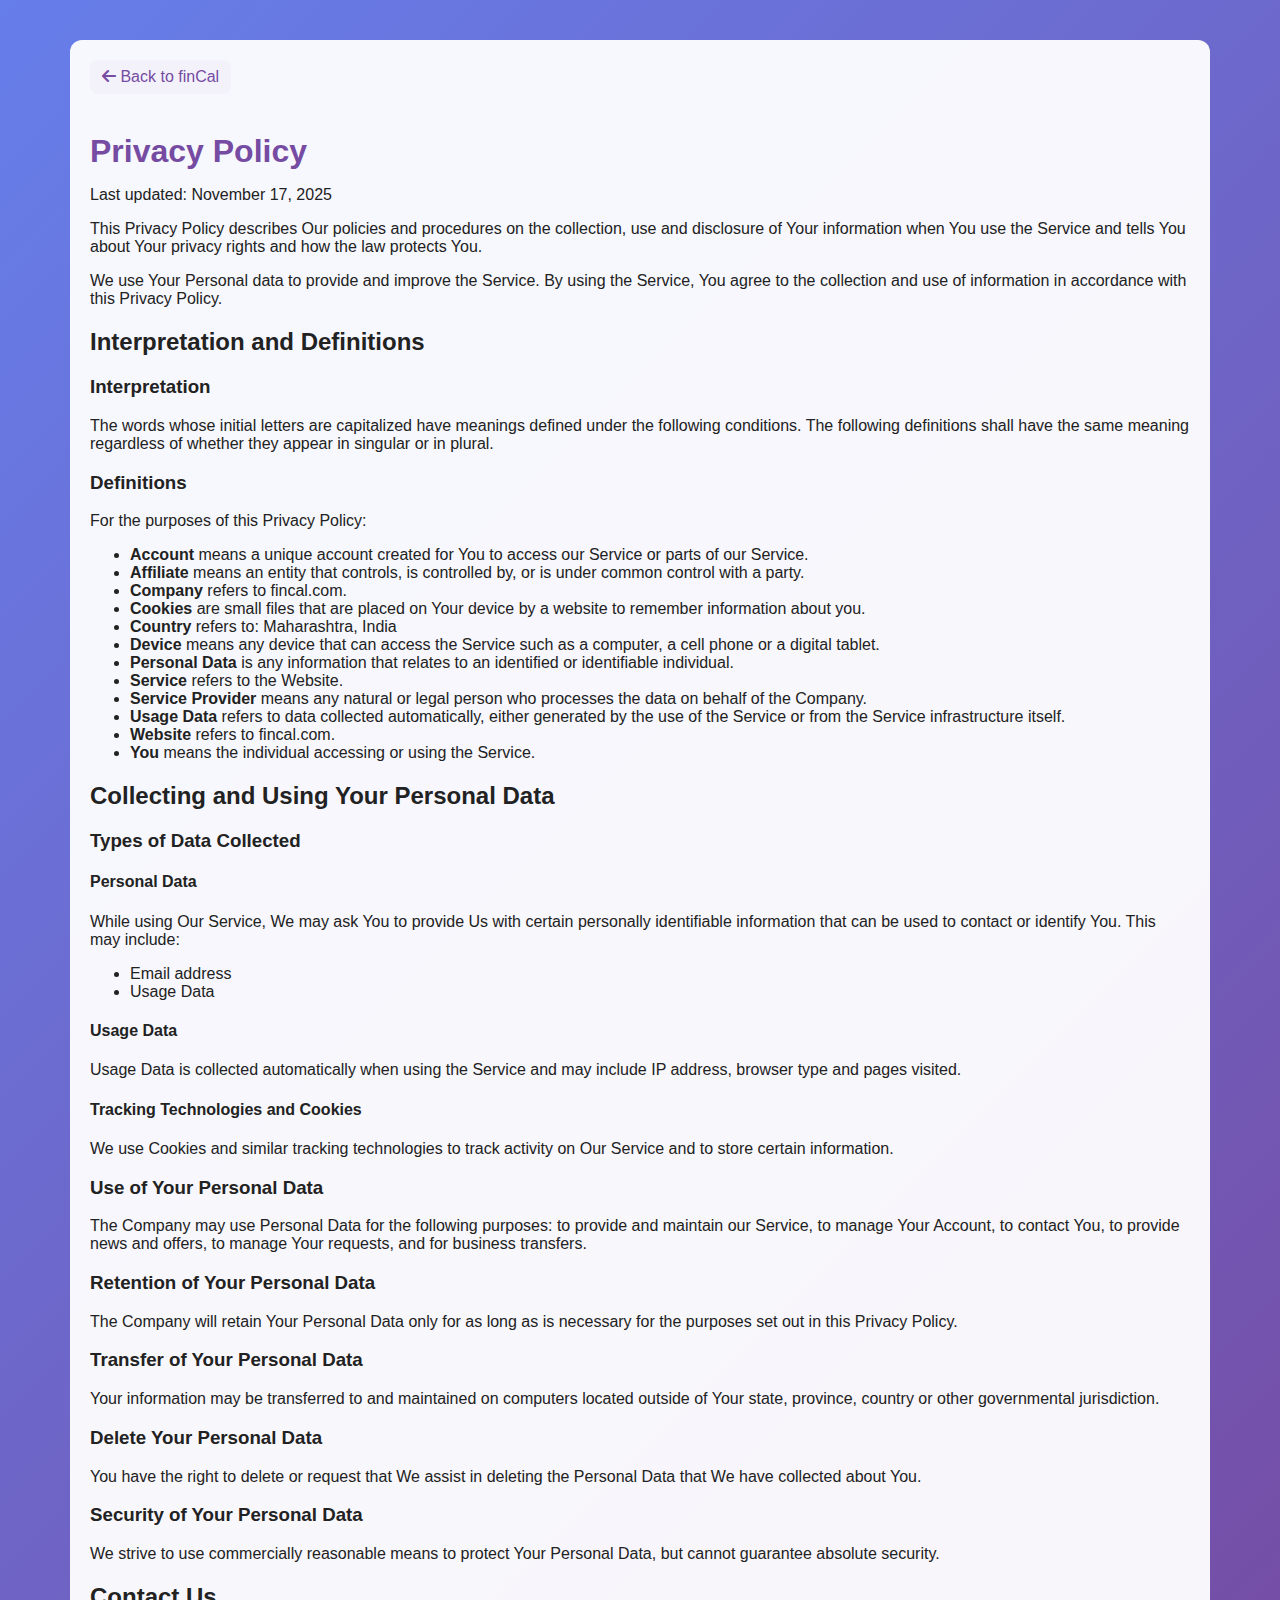
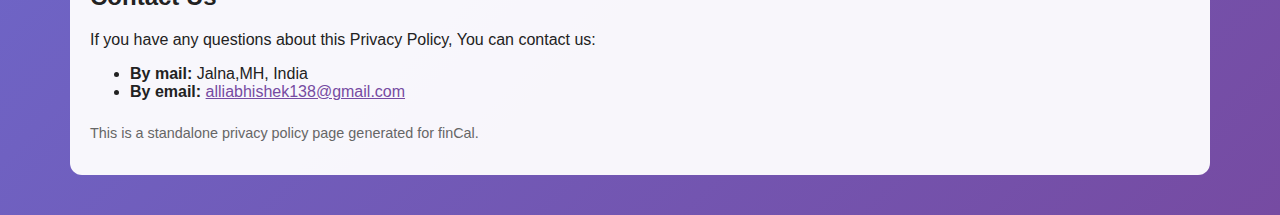
<file: privacy.html>
<!DOCTYPE html>
<html lang="en">
<head>
    <meta charset="UTF-8">
    <meta name="viewport" content="width=device-width, initial-scale=1.0">
    <title>Privacy Policy — finCal</title>
    <link rel="stylesheet" href="https://cdnjs.cloudflare.com/ajax/libs/font-awesome/6.4.0/css/all.min.css">
    <style>
        :root{--primary:#764ba2;--secondary:#667eea;--dark:#333}
        body{font-family:Segoe UI, Tahoma, Geneva, Verdana, sans-serif;margin:0;background:linear-gradient(135deg,var(--secondary) 0%,var(--primary) 100%);color:#222;}
        .container{max-width:1100px;margin:40px auto;padding:20px;background:rgba(255,255,255,0.95);border-radius:12px}
        h1{color:var(--primary);margin-bottom:8px}
        a{color:var(--primary)}
        .back{display:inline-block;margin-bottom:18px;text-decoration:none;padding:8px 12px;border-radius:8px;background:#f3f2fb;color:var(--primary)}
    </style>
</head>
<body>
    <div class="container">
        <a class="back" href="index.html"><i class="fas fa-arrow-left"></i> Back to finCal</a>
        <h1>Privacy Policy</h1>
        <p>Last updated: November 17, 2025</p>

        <p>This Privacy Policy describes Our policies and procedures on the collection, use and disclosure of Your information when You use the Service and tells You about Your privacy rights and how the law protects You.</p>

        <p>We use Your Personal data to provide and improve the Service. By using the Service, You agree to the collection and use of information in accordance with this Privacy Policy.</p>

        <h2>Interpretation and Definitions</h2>
        <h3>Interpretation</h3>
        <p>The words whose initial letters are capitalized have meanings defined under the following conditions. The following definitions shall have the same meaning regardless of whether they appear in singular or in plural.</p>

        <h3>Definitions</h3>
        <p>For the purposes of this Privacy Policy:</p>
        <ul>
            <li><strong>Account</strong> means a unique account created for You to access our Service or parts of our Service.</li>
            <li><strong>Affiliate</strong> means an entity that controls, is controlled by, or is under common control with a party.</li>
            <li><strong>Company</strong> refers to fincal.com.</li>
            <li><strong>Cookies</strong> are small files that are placed on Your device by a website to remember information about you.</li>
            <li><strong>Country</strong> refers to: Maharashtra, India</li>
            <li><strong>Device</strong> means any device that can access the Service such as a computer, a cell phone or a digital tablet.</li>
            <li><strong>Personal Data</strong> is any information that relates to an identified or identifiable individual.</li>
            <li><strong>Service</strong> refers to the Website.</li>
            <li><strong>Service Provider</strong> means any natural or legal person who processes the data on behalf of the Company.</li>
            <li><strong>Usage Data</strong> refers to data collected automatically, either generated by the use of the Service or from the Service infrastructure itself.</li>
            <li><strong>Website</strong> refers to fincal.com.</li>
            <li><strong>You</strong> means the individual accessing or using the Service.</li>
        </ul>

        <h2>Collecting and Using Your Personal Data</h2>
        <h3>Types of Data Collected</h3>
        <h4>Personal Data</h4>
        <p>While using Our Service, We may ask You to provide Us with certain personally identifiable information that can be used to contact or identify You. This may include:</p>
        <ul>
            <li>Email address</li>
            <li>Usage Data</li>
        </ul>

        <h4>Usage Data</h4>
        <p>Usage Data is collected automatically when using the Service and may include IP address, browser type and pages visited.</p>

        <h4>Tracking Technologies and Cookies</h4>
        <p>We use Cookies and similar tracking technologies to track activity on Our Service and to store certain information.</p>

        <h3>Use of Your Personal Data</h3>
        <p>The Company may use Personal Data for the following purposes: to provide and maintain our Service, to manage Your Account, to contact You, to provide news and offers, to manage Your requests, and for business transfers.</p>

        <h3>Retention of Your Personal Data</h3>
        <p>The Company will retain Your Personal Data only for as long as is necessary for the purposes set out in this Privacy Policy.</p>

        <h3>Transfer of Your Personal Data</h3>
        <p>Your information may be transferred to and maintained on computers located outside of Your state, province, country or other governmental jurisdiction.</p>

        <h3>Delete Your Personal Data</h3>
        <p>You have the right to delete or request that We assist in deleting the Personal Data that We have collected about You.</p>

        <h3>Security of Your Personal Data</h3>
        <p>We strive to use commercially reasonable means to protect Your Personal Data, but cannot guarantee absolute security.</p>

        <h2>Contact Us</h2>
        <p>If you have any questions about this Privacy Policy, You can contact us:</p>
        <ul>
            <li><strong>By mail:</strong> Jalna,MH, India</li>
          <li><strong>By email:</strong> <a href="alliabhishek138@gmail.com"> alliabhishek138@gmail.com</a></li>
        </ul>

        <p style="margin-top:24px;font-size:0.9rem;color:#666">This is a standalone privacy policy page generated for finCal.</p>
    </div>
</body>
</html>
</file>
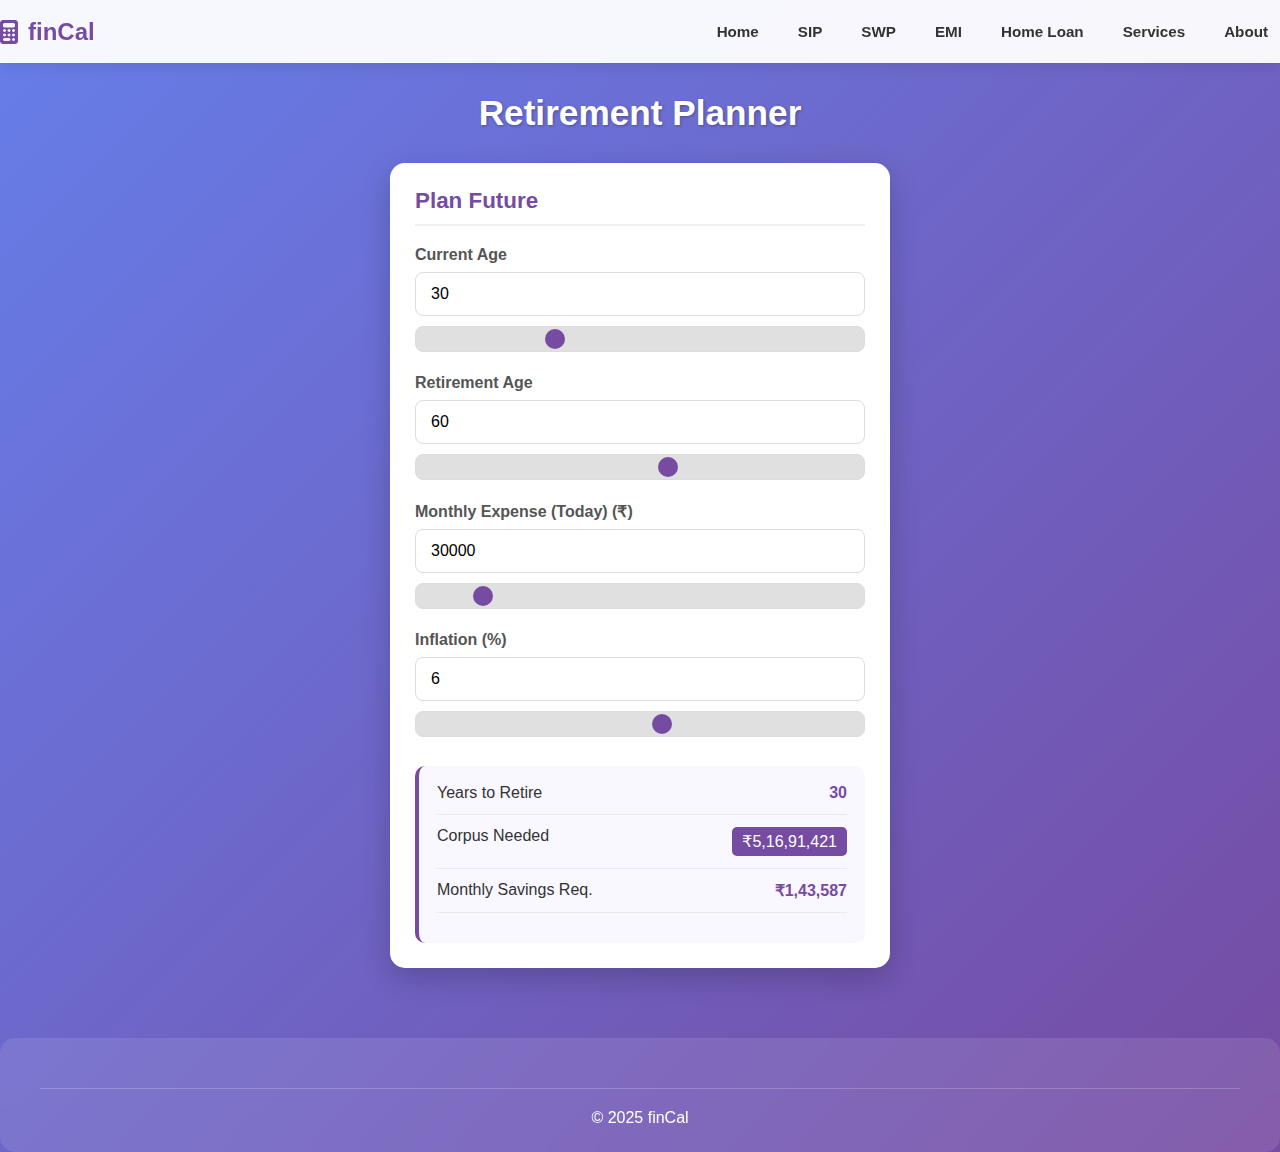
<file: retirement-planner.html>
<!DOCTYPE html>
<html lang="en">
<head>
    <meta charset="UTF-8">
    <meta name="viewport" content="width=device-width, initial-scale=1.0">
    <title>Retirement Planner</title>
    <link rel="stylesheet" href="https://cdnjs.cloudflare.com/ajax/libs/font-awesome/6.4.0/css/all.min.css">
    <link rel="stylesheet" href="style.css">
</head>
<body>
    <header>
        <div class="container header-container">
            <a href="index.html" class="logo"><i class="fas fa-calculator"></i> finCal</a>
            <button class="nav-toggle" id="navToggle"><i class="fas fa-bars"></i></button>
            <nav class="nav-menu" id="navMenu">
                <a href="index.html" class="nav-link">Home</a>
                <a href="sip-calculator.html" class="nav-link">SIP</a>
                <a href="swp-calculator.html" class="nav-link">SWP</a>
                <a href="emi-calculator.html" class="nav-link">EMI</a>
                <a href="home-loan-calculator.html" class="nav-link">Home Loan</a>
                <a href="services.html" class="nav-link">Services</a>
                <a href="about.html" class="nav-link">About</a>
            </nav>
        </div>
    </header>

    <section class="page">
        <div class="container">
            <div class="page-header"><h1>Retirement Planner</h1></div>
            <div class="calculator-container">
                <div class="calculator">
                    <h2>Plan Future</h2>
                    <div class="input-group">
                        <label>Current Age</label>
                        <input type="number" id="ret-age" value="30">
                        <div class="slider-container"><input type="range" id="ret-age-slider" class="slider" min="18" max="60" value="30"></div>
                    </div>
                    <div class="input-group">
                        <label>Retirement Age</label>
                        <input type="number" id="ret-ret-age" value="60">
                        <div class="slider-container"><input type="range" id="ret-ret-age-slider" class="slider" min="40" max="75" value="60"></div>
                    </div>
                    <div class="input-group">
                        <label>Monthly Expense (Today) (₹)</label>
                        <input type="number" id="ret-expense" value="30000">
                        <div class="slider-container"><input type="range" id="ret-expense-slider" class="slider" min="10000" max="200000" value="30000"></div>
                    </div>
                    <div class="input-group">
                        <label>Inflation (%)</label>
                        <input type="number" id="ret-inflation" value="6">
                        <div class="slider-container"><input type="range" id="ret-inflation-slider" class="slider" min="1" max="10" value="6"></div>
                    </div>
                    <div class="results">
                        <div class="result-item"><span>Years to Retire</span><span id="ret-years" class="result-value">30</span></div>
                        <div class="result-item"><span>Corpus Needed</span><span id="ret-corpus" class="highlight">₹0</span></div>
                        <div class="result-item"><span>Monthly Savings Req.</span><span id="ret-monthly-savings" class="result-value">₹0</span></div>
                    </div>
                </div>
            </div>
        </div>
    </section>
    <footer><div class="container"><p class="copyright">&copy; 2025 finCal</p></div></footer>
    <script src="script.js"></script>
</body>
</html>
</file>
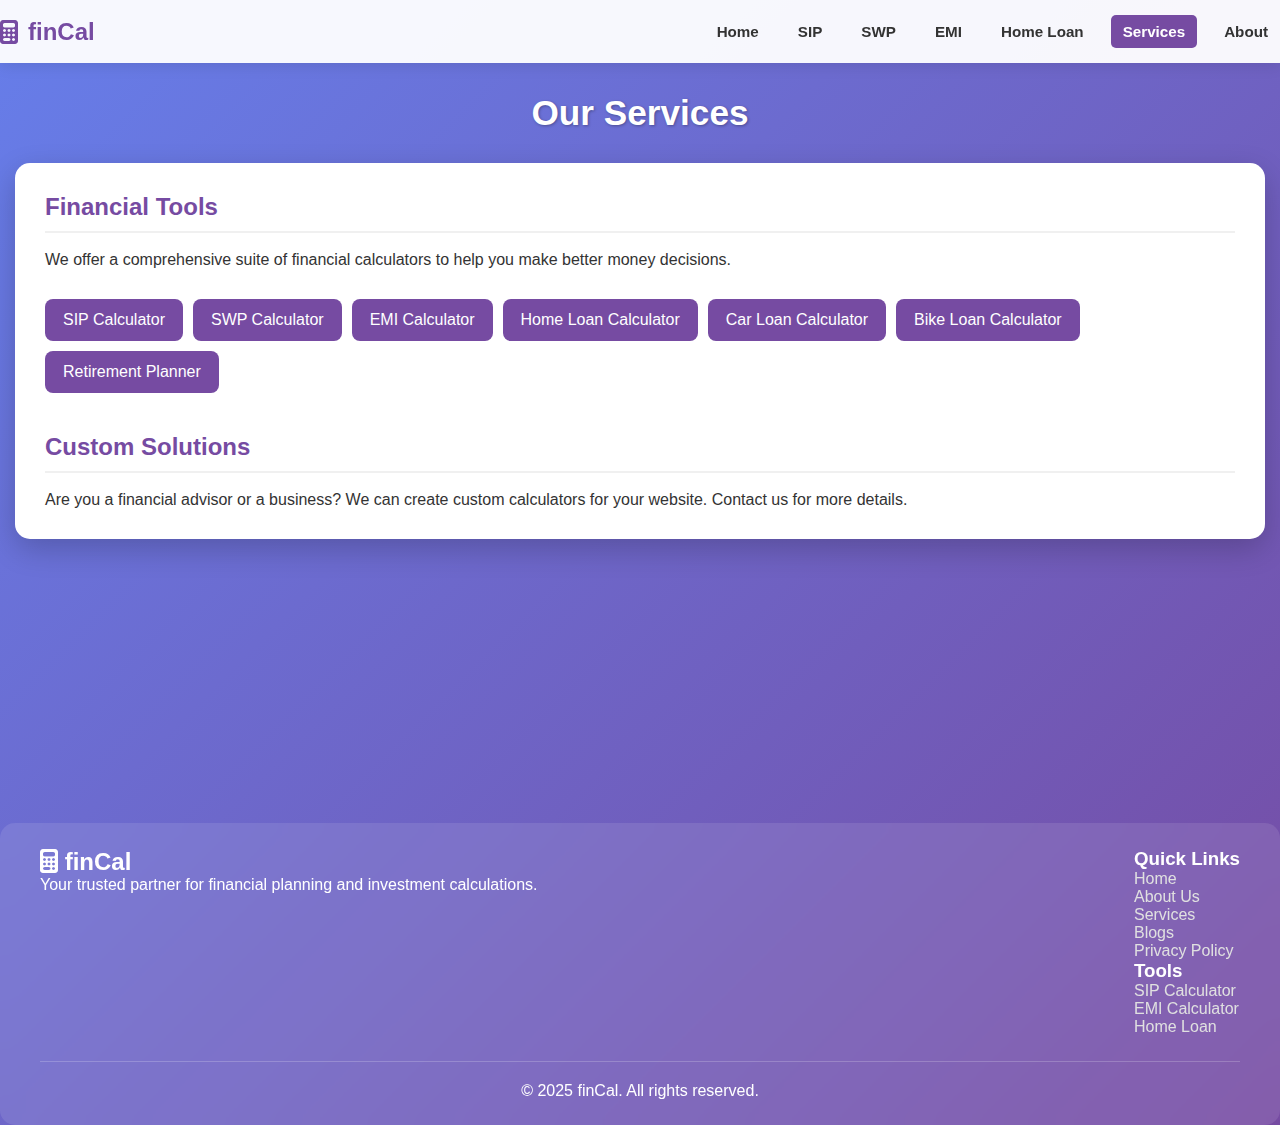
<file: services.html>
<!DOCTYPE html>
<html lang="en">
<head>
    <meta charset="UTF-8">
    <meta name="viewport" content="width=device-width, initial-scale=1.0">
    <title>Our Services</title>
    <link rel="stylesheet" href="https://cdnjs.cloudflare.com/ajax/libs/font-awesome/6.4.0/css/all.min.css">
    <link rel="stylesheet" href="style.css">
</head>
<body>
    <header>
        <div class="container header-container">
            <a href="index.html" class="logo"><i class="fas fa-calculator"></i> finCal</a>
            <button class="nav-toggle" id="navToggle"><i class="fas fa-bars"></i></button>
            <nav class="nav-menu" id="navMenu">
                <a href="index.html" class="nav-link">Home</a>
                <a href="sip-calculator.html" class="nav-link">SIP</a>
                <a href="swp-calculator.html" class="nav-link">SWP</a>
                <a href="emi-calculator.html" class="nav-link">EMI</a>
                <a href="home-loan-calculator.html" class="nav-link">Home Loan</a>
                <a href="services.html" class="nav-link active">Services</a>
                <a href="about.html" class="nav-link">About</a>
            </nav>
        </div>
    </header>
<script async src="https://pagead2.googlesyndication.com/pagead/js/adsbygoogle.js?client=ca-pub-3758163214052452"
     crossorigin="anonymous"></script>
<ins class="adsbygoogle"
     style="display:block"
     data-ad-format="autorelaxed"
     data-ad-client="ca-pub-3758163214052452"
     data-ad-slot="5766334166"></ins>
<script>
     (adsbygoogle = window.adsbygoogle || []).push({});
</script>
    <section class="page">
        <div class="container">
            <div class="page-header"><h1>Our Services</h1></div>
            <div class="content-page">
                <h2>Financial Tools</h2>
                <p>We offer a comprehensive suite of financial calculators to help you make better money decisions.</p>
                
                <div class="broker-buttons" style="justify-content: flex-start; margin-top: 30px;">
                    <a href="sip-calculator.html" class="broker-btn">SIP Calculator</a>
                    <a href="swp-calculator.html" class="broker-btn">SWP Calculator</a>
                    <a href="emi-calculator.html" class="broker-btn">EMI Calculator</a>
                    <a href="home-loan-calculator.html" class="broker-btn">Home Loan Calculator</a>
                    <a href="car-loan-calculator.html" class="broker-btn">Car Loan Calculator</a>
                    <a href="bike-loan-calculator.html" class="broker-btn">Bike Loan Calculator</a>
                    <a href="retirement-planner.html" class="broker-btn">Retirement Planner</a>
                </div>
<script async src="https://pagead2.googlesyndication.com/pagead/js/adsbygoogle.js?client=ca-pub-3758163214052452"
     crossorigin="anonymous"></script>
<ins class="adsbygoogle"
     style="display:block"
     data-ad-format="autorelaxed"
     data-ad-client="ca-pub-3758163214052452"
     data-ad-slot="5766334166"></ins>
<script>
     (adsbygoogle = window.adsbygoogle || []).push({});
</script>
                <h2 style="margin-top: 40px;">Custom Solutions</h2>
                <p>Are you a financial advisor or a business? We can create custom calculators for your website. Contact us for more details.</p>
            </div>
        </div>
    </section>
    <script async src="https://pagead2.googlesyndication.com/pagead/js/adsbygoogle.js?client=ca-pub-3758163214052452"
     crossorigin="anonymous"></script>
<ins class="adsbygoogle"
     style="display:block"
     data-ad-format="autorelaxed"
     data-ad-client="ca-pub-3758163214052452"
     data-ad-slot="5766334166"></ins>
<script>
     (adsbygoogle = window.adsbygoogle || []).push({});
</script>

   <footer>
        <div class="container">
            <div class="footer-content">
                <div class="footer-logo">
                    <h2><i class="fas fa-calculator"></i> finCal</h2>
                    <p>Your trusted partner for financial planning and investment calculations.</p>
                </div>
                <div class="footer-links">
                    <div class="footer-column">
                        <h3>Quick Links</h3>
                        <ul>
                            <li><a href="index.html">Home</a></li>
                            <li><a href="about.html">About Us</a></li>
                            <li><a href="services.html">Services</a></li>
                            <li><a href="blogs.html">Blogs</a></li>
                            <li><a href="privacy.html">Privacy Policy</a></li>
                        </ul>
                    </div>
                    <div class="footer-column">
                        <h3>Tools</h3>
                        <ul>
                            <li><a href="sip-calculator.html">SIP Calculator</a></li>
                            <li><a href="emi-calculator.html">EMI Calculator</a></li>
                            <li><a href="home-loan-calculator.html">Home Loan</a></li>
                        </ul>
                    </div>
                </div>
            </div>
            <p class="copyright">&copy; 2025 finCal. All rights reserved.</p>
        </div>
    </footer>
    <script src="script.js"></script>
</body>
</html>
</file>
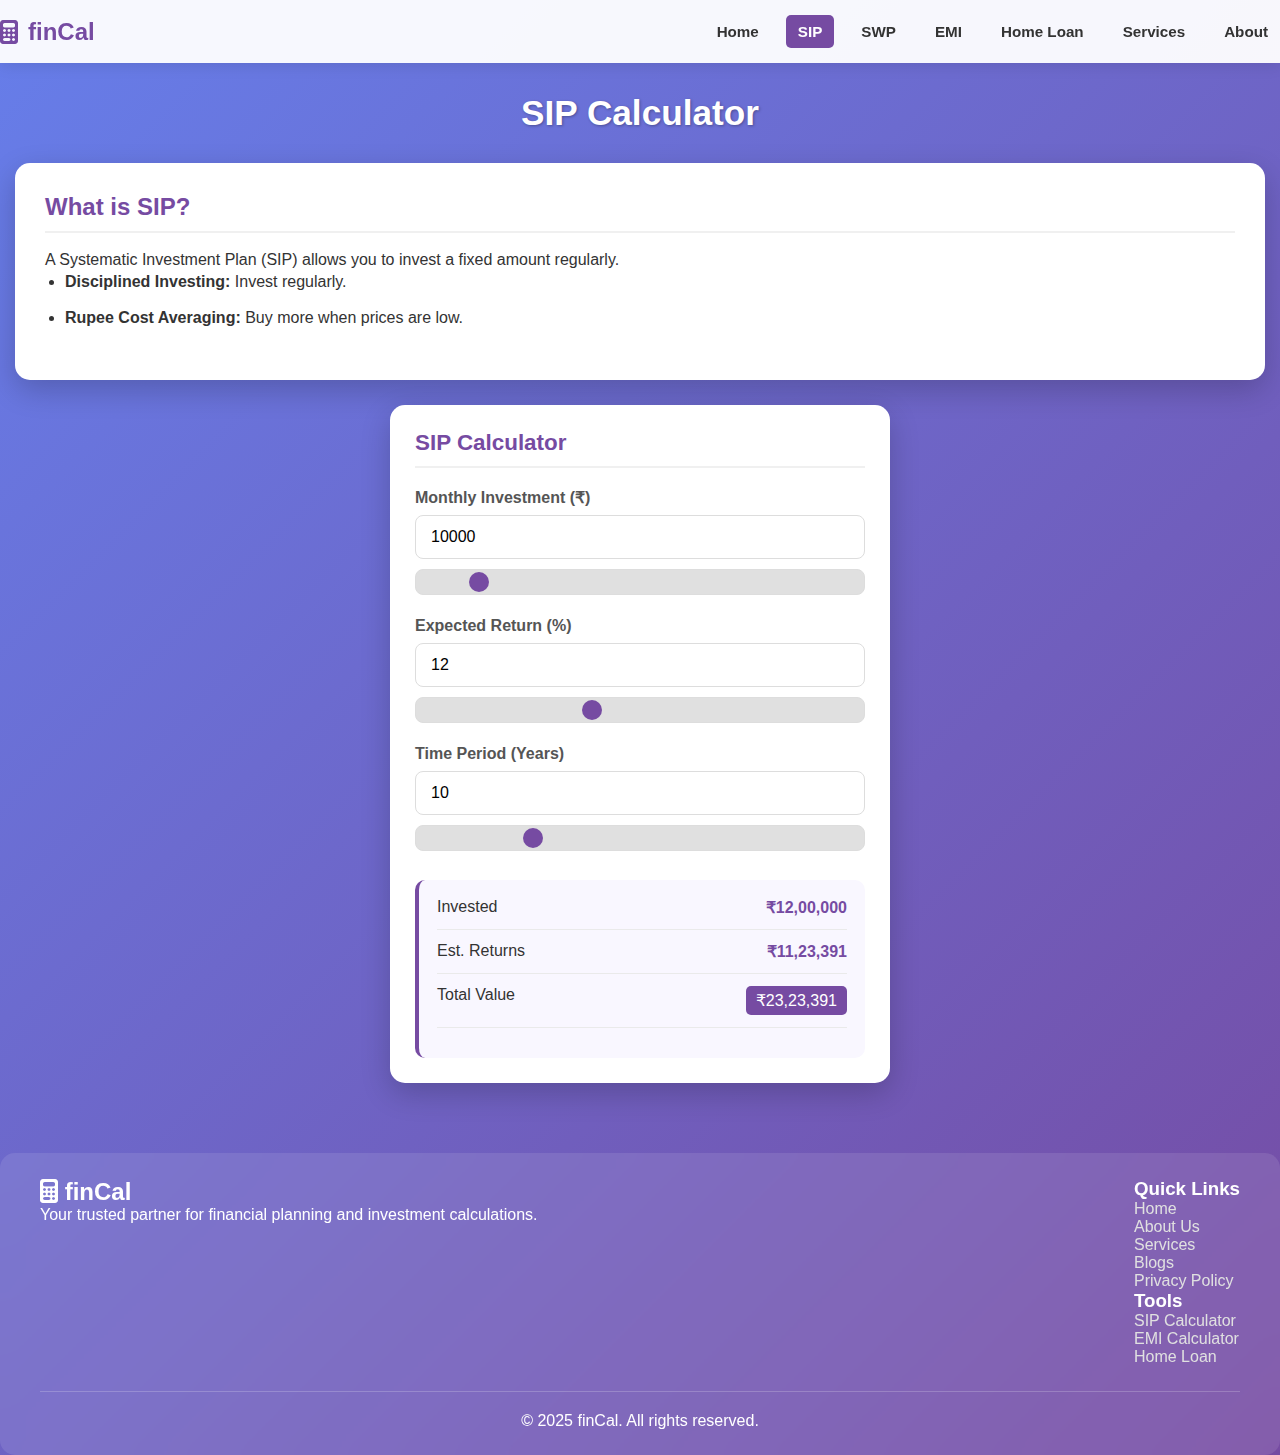
<file: sip-calculator.html>
<!DOCTYPE html>
<html lang="en">
<head>
    <script async src="https://pagead2.googlesyndication.com/pagead/js/adsbygoogle.js?client=ca-pub-3758163214052452"
     crossorigin="anonymous"></script>
    <meta charset="UTF-8">
    <meta name="viewport" content="width=device-width, initial-scale=1.0">
    <title>SIP Calculator</title>
    <link rel="stylesheet" href="https://cdnjs.cloudflare.com/ajax/libs/font-awesome/6.4.0/css/all.min.css">
    <link rel="stylesheet" href="style.css">
</head>
<body>
    <header>
        <div class="container header-container">
            <a href="index.html" class="logo"><i class="fas fa-calculator"></i> finCal</a>
            <button class="nav-toggle" id="navToggle"><i class="fas fa-bars"></i></button>
            <nav class="nav-menu" id="navMenu">
                <a href="index.html" class="nav-link">Home</a>
                <a href="sip-calculator.html" class="nav-link active">SIP</a>
                <a href="swp-calculator.html" class="nav-link">SWP</a>
                <a href="emi-calculator.html" class="nav-link">EMI</a>
                <a href="home-loan-calculator.html" class="nav-link">Home Loan</a>
                <a href="services.html" class="nav-link">Services</a>
                <a href="about.html" class="nav-link">About</a>
            </nav>
        </div>
    </header>
<script async src="https://pagead2.googlesyndication.com/pagead/js/adsbygoogle.js?client=ca-pub-3758163214052452"
     crossorigin="anonymous"></script>
<ins class="adsbygoogle"
     style="display:block"
     data-ad-format="autorelaxed"
     data-ad-client="ca-pub-3758163214052452"
     data-ad-slot="5766334166"></ins>
<script>
     (adsbygoogle = window.adsbygoogle || []).push({});
</script>
    <section class="page">
        <div class="container">
            <div class="page-header"><h1>SIP Calculator</h1></div>
            
            <div class="content-page">
                <h2>What is SIP?</h2>
                <p>A Systematic Investment Plan (SIP) allows you to invest a fixed amount regularly.</p>
                <ul>
                    <li><strong>Disciplined Investing:</strong> Invest regularly.</li>
                    <li><strong>Rupee Cost Averaging:</strong> Buy more when prices are low.</li>
                </ul>
            </div>

            <div class="calculator-container">
                <div class="calculator">
                    <h2>SIP Calculator</h2>
                    <div class="input-group">
                        <label>Monthly Investment (₹)</label>
                        <input type="number" id="sip-monthly" value="10000">
                        <div class="slider-container"><input type="range" id="sip-monthly-slider" class="slider" min="500" max="100000" value="10000"></div>
                    </div>
                    <div class="input-group">
                        <label>Expected Return (%)</label>
                        <input type="number" id="sip-return" value="12">
                        <div class="slider-container"><input type="range" id="sip-return-slider" class="slider" min="1" max="30" value="12"></div>
                    </div>
                    <div class="input-group">
                        <label>Time Period (Years)</label>
                        <input type="number" id="sip-period" value="10">
                        <div class="slider-container"><input type="range" id="sip-period-slider" class="slider" min="1" max="40" value="10"></div>
                    </div>
                    <div class="results">
                        <div class="result-item"><span>Invested</span><span id="sip-invested" class="result-value">₹0</span></div>
                        <div class="result-item"><span>Est. Returns</span><span id="sip-returns" class="result-value">₹0</span></div>
                        <div class="result-item"><span>Total Value</span><span id="sip-total" class="highlight">₹0</span></div>
                    </div>
                </div>
            </div>
        </div>
    </section>
    <footer>
        <div class="container">
            <div class="footer-content">
                <div class="footer-logo">
                    <h2><i class="fas fa-calculator"></i> finCal</h2>
                    <p>Your trusted partner for financial planning and investment calculations.</p>
                </div>
                <div class="footer-links">
                    <div class="footer-column">
                        <h3>Quick Links</h3>
                        <ul>
                            <li><a href="index.html">Home</a></li>
                            <li><a href="about.html">About Us</a></li>
                            <li><a href="services.html">Services</a></li>
                            <li><a href="blogs.html">Blogs</a></li>
                            <li><a href="privacy.html">Privacy Policy</a></li>
                        </ul>
                    </div>
                    <div class="footer-column">
                        <h3>Tools</h3>
                        <ul>
                            <li><a href="sip-calculator.html">SIP Calculator</a></li>
                            <li><a href="emi-calculator.html">EMI Calculator</a></li>
                            <li><a href="home-loan-calculator.html">Home Loan</a></li>
                        </ul>
                    </div>
                </div>
            </div>
            <p class="copyright">&copy; 2025 finCal. All rights reserved.</p>
        </div>
    </footer>  
    <script src="script.js"></script>
</body>
</html>
</file>
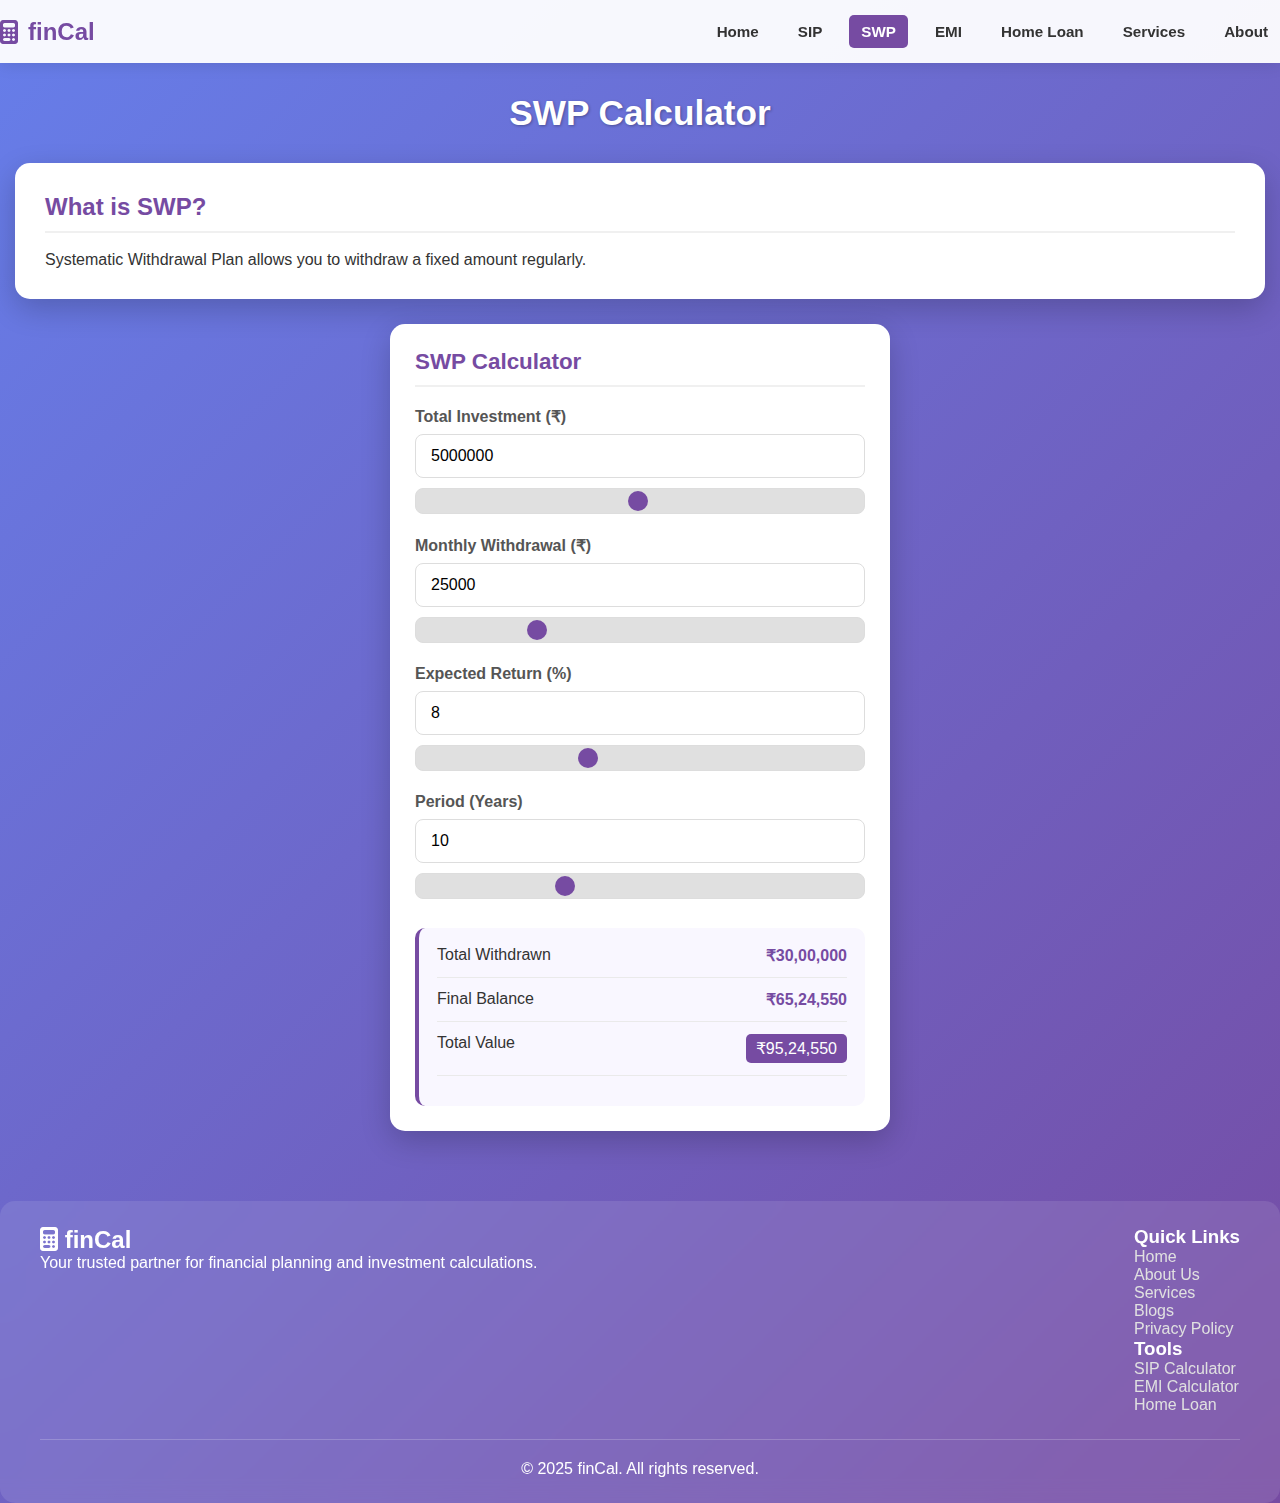
<file: swp-calculator.html>
<!DOCTYPE html>
<html lang="en">
<head>
    <script async src="https://pagead2.googlesyndication.com/pagead/js/adsbygoogle.js?client=ca-pub-3758163214052452"
     crossorigin="anonymous"></script>
    <meta charset="UTF-8">
    <meta name="viewport" content="width=device-width, initial-scale=1.0">
    <title>SWP Calculator</title>
    <link rel="stylesheet" href="https://cdnjs.cloudflare.com/ajax/libs/font-awesome/6.4.0/css/all.min.css">
    <link rel="stylesheet" href="style.css">
</head>
<body>
    <header>
        <div class="container header-container">
            <a href="index.html" class="logo"><i class="fas fa-calculator"></i> finCal</a>
            <button class="nav-toggle" id="navToggle"><i class="fas fa-bars"></i></button>
            <nav class="nav-menu" id="navMenu">
                <a href="index.html" class="nav-link">Home</a>
                <a href="sip-calculator.html" class="nav-link">SIP</a>
                <a href="swp-calculator.html" class="nav-link active">SWP</a>
                <a href="emi-calculator.html" class="nav-link">EMI</a>
                <a href="home-loan-calculator.html" class="nav-link">Home Loan</a>
                <a href="services.html" class="nav-link">Services</a>
                <a href="about.html" class="nav-link">About</a>
            </nav>
        </div>
    </header>
<script async src="https://pagead2.googlesyndication.com/pagead/js/adsbygoogle.js?client=ca-pub-3758163214052452"
     crossorigin="anonymous"></script>
<ins class="adsbygoogle"
     style="display:block"
     data-ad-format="autorelaxed"
     data-ad-client="ca-pub-3758163214052452"
     data-ad-slot="5766334166"></ins>
<script>
     (adsbygoogle = window.adsbygoogle || []).push({});
</script>
    <section class="page">
        <div class="container">
            <div class="page-header"><h1>SWP Calculator</h1></div>
            
            <div class="content-page">
                <h2>What is SWP?</h2>
                <p>Systematic Withdrawal Plan allows you to withdraw a fixed amount regularly.</p>
            </div>

            <div class="calculator-container">
                <div class="calculator">
                    <h2>SWP Calculator</h2>
                    <div class="input-group">
                        <label>Total Investment (₹)</label>
                        <input type="number" id="swp-investment" value="5000000">
                        <div class="slider-container"><input type="range" id="swp-investment-slider" class="slider" min="100000" max="10000000" value="5000000"></div>
                    </div>
                    <div class="input-group">
                        <label>Monthly Withdrawal (₹)</label>
                        <input type="number" id="swp-monthly" value="25000">
                        <div class="slider-container"><input type="range" id="swp-monthly-slider" class="slider" min="1000" max="100000" value="25000"></div>
                    </div>
                    <div class="input-group">
                        <label>Expected Return (%)</label>
                        <input type="number" id="swp-return" value="8">
                        <div class="slider-container"><input type="range" id="swp-return-slider" class="slider" min="1" max="20" value="8"></div>
                    </div>
                    <div class="input-group">
                        <label>Period (Years)</label>
                        <input type="number" id="swp-period" value="10">
                        <div class="slider-container"><input type="range" id="swp-period-slider" class="slider" min="1" max="30" value="10"></div>
                    </div>
                    <div class="results">
                        <div class="result-item"><span>Total Withdrawn</span><span id="swp-withdrawals" class="result-value">₹0</span></div>
                        <div class="result-item"><span>Final Balance</span><span id="swp-remaining" class="result-value">₹0</span></div>
                        <div class="result-item"><span>Total Value</span><span id="swp-total" class="highlight">₹0</span></div>
                    </div>
                </div>
            </div>
        </div>
    </section>
    <footer>
        <div class="container">
            <div class="footer-content">
                <div class="footer-logo">
                    <h2><i class="fas fa-calculator"></i> finCal</h2>
                    <p>Your trusted partner for financial planning and investment calculations.</p>
                </div>
                <div class="footer-links">
                    <div class="footer-column">
                        <h3>Quick Links</h3>
                        <ul>
                            <li><a href="index.html">Home</a></li>
                            <li><a href="about.html">About Us</a></li>
                            <li><a href="services.html">Services</a></li>
                            <li><a href="blogs.html">Blogs</a></li>
                            <li><a href="privacy.html">Privacy Policy</a></li>
                        </ul>
                    </div>
                    <div class="footer-column">
                        <h3>Tools</h3>
                        <ul>
                            <li><a href="sip-calculator.html">SIP Calculator</a></li>
                            <li><a href="emi-calculator.html">EMI Calculator</a></li>
                            <li><a href="home-loan-calculator.html">Home Loan</a></li>
                        </ul>
                    </div>
                </div>
            </div>
            <p class="copyright">&copy; 2025 finCal. All rights reserved.</p>
        </div>
    </footer>
    <script src="script.js"></script>
</body>
</html>
</file>
<file: style.css>
/* style.css */
* { margin: 0; padding: 0; box-sizing: border-box; font-family: 'Segoe UI', Tahoma, Geneva, Verdana, sans-serif; }
:root { --primary: #764ba2; --secondary: #667eea; --accent: #ff7e5f; --light: #f9f7ff; --dark: #333; --gray: #777; }
body { background: linear-gradient(135deg, var(--secondary) 0%, var(--primary) 100%); min-height: 100vh; color: #333; overflow-x: hidden; }
.container { max-width: 1400px; width: 100%; margin: 0 auto; padding: 0 15px; }

/* Header */
header { background: rgba(255, 255, 255, 0.95); box-shadow: 0 2px 15px rgba(0, 0, 0, 0.1); position: sticky; top: 0; z-index: 1000; }
.header-container { display: flex; justify-content: space-between; align-items: center; padding: 15px 0; }
.logo { display: flex; align-items: center; gap: 10px; font-size: 1.5rem; font-weight: 700; color: var(--primary); text-decoration: none; }
.nav-toggle { display: none; background: none; border: none; font-size: 1.5rem; color: var(--primary); cursor: pointer; }
.nav-menu { display: flex; gap: 15px; }
.nav-link { color: var(--dark); text-decoration: none; font-weight: 600; padding: 8px 12px; border-radius: 5px; transition: all 0.3s; font-size: 0.95rem; }
.nav-link:hover, .nav-link.active { background: var(--primary); color: white; }

/* Pages */
.page { display: block; min-height: 80vh; padding: 30px 0; }
.page-header { text-align: center; margin-bottom: 30px; color: white; padding: 0 10px; }
.page-header h1 { font-size: 2.2rem; margin-bottom: 10px; text-shadow: 1px 1px 3px rgba(0, 0, 0, 0.3); }

/* Content & Calculators */
.content-page { background: white; border-radius: 15px; box-shadow: 0 10px 30px rgba(0, 0, 0, 0.2); padding: 30px; margin-bottom: 25px; }
.content-page h2 { color: var(--primary); margin-bottom: 18px; border-bottom: 2px solid #f0f0f0; padding-bottom: 10px; font-size: 1.5rem; }
.content-page ul { margin-left: 20px; margin-bottom: 20px; }
.content-page li { margin-bottom: 10px; line-height: 1.6; }

.calculator-container { display: flex; flex-wrap: wrap; gap: 20px; justify-content: center; }
.calculator { background: white; border-radius: 15px; box-shadow: 0 10px 30px rgba(0, 0, 0, 0.2); padding: 25px; flex: 1; min-width: 300px; max-width: 500px; width: 100%; }
.calculator h2 { color: var(--primary); margin-bottom: 20px; border-bottom: 2px solid #f0f0f0; padding-bottom: 10px; display: flex; align-items: center; gap: 10px; font-size: 1.4rem; }

/* Inputs */
.input-group { margin-bottom: 18px; }
.input-group label { display: block; margin-bottom: 8px; font-weight: 600; color: #555; }
.input-group input, .input-group select { width: 100%; padding: 12px 15px; border: 1px solid #ddd; border-radius: 8px; font-size: 16px; }
.slider-container { margin-top: 10px; }
.slider { width: 100%; height: 6px; background: #e0e0e0; border-radius: 5px; outline: none; -webkit-appearance: none; }
.slider::-webkit-slider-thumb { -webkit-appearance: none; width: 20px; height: 20px; border-radius: 50%; background: var(--primary); cursor: pointer; transition: transform 0.2s; }
.slider::-webkit-slider-thumb:hover { transform: scale(1.1); }

/* Results */
.results { background: var(--light); border-radius: 10px; padding: 18px; margin-top: 25px; border-left: 4px solid var(--primary); }
.result-item { display: flex; justify-content: space-between; margin-bottom: 12px; padding-bottom: 12px; border-bottom: 1px solid #eaeaea; }
.result-value { font-weight: 700; color: var(--primary); }
.highlight { background: var(--primary); color: white; padding: 5px 10px; border-radius: 5px; }

/* Charts */
.chart-container { margin-top: 25px; height: 220px; position: relative; }
.chart-container h3 { margin-bottom: 10px; font-size: 1.1rem; color: var(--primary); }
.chart { width: 100%; height: 100%; display: flex; align-items: flex-end; justify-content: space-around; padding: 10px; background: #f9f9f9; border-radius: 8px; }
.chart-bar { width: 35px; background: linear-gradient(to top, var(--primary), var(--secondary)); border-radius: 5px 5px 0 0; position: relative; margin: 0 2px; }

/* Extras */
.broker-buttons { display: flex; flex-wrap: wrap; gap: 10px; justify-content: center; margin-top: 20px; }
.broker-btn { display: inline-flex; align-items: center; gap: 8px; padding: 12px 18px; background: var(--primary); color: white; border: none; border-radius: 8px; text-decoration: none; cursor: pointer; }
.broker-btn:hover { background: #5a3a7e; }
.zerodha { background: #387ed1; } .angel { background: #e53e3e; } .groww { background: #00d09c; }
.faq-item { margin-bottom: 20px; border-bottom: 1px solid #eee; padding-bottom: 15px; }
.faq-question { font-weight: 600; color: var(--primary); cursor: pointer; display: flex; justify-content: space-between; }
.faq-answer { display: none; color: #555; margin-top: 10px; line-height: 1.6; }

/* Footer */
footer { margin-top: 40px; background: rgba(255, 255, 255, 0.1); backdrop-filter: blur(10px); border-radius: 15px; padding: 25px; color: white; }
.footer-content { display: flex; flex-wrap: wrap; justify-content: space-between; gap: 25px; }
.footer-column ul { list-style: none; }
.footer-column a { color: #e0e0e0; text-decoration: none; }
.copyright { text-align: center; margin-top: 25px; border-top: 1px solid rgba(255, 255, 255, 0.2); padding-top: 20px; }

@media (max-width: 768px) {
    .nav-menu { display: none; flex-direction: column; position: absolute; top: 70px; left: 0; right: 0; background: white; padding: 20px; }
    .nav-menu.active { display: flex; }
    .nav-toggle { display: block; }
    .calculator-container { flex-direction: column; }
}
</file>
